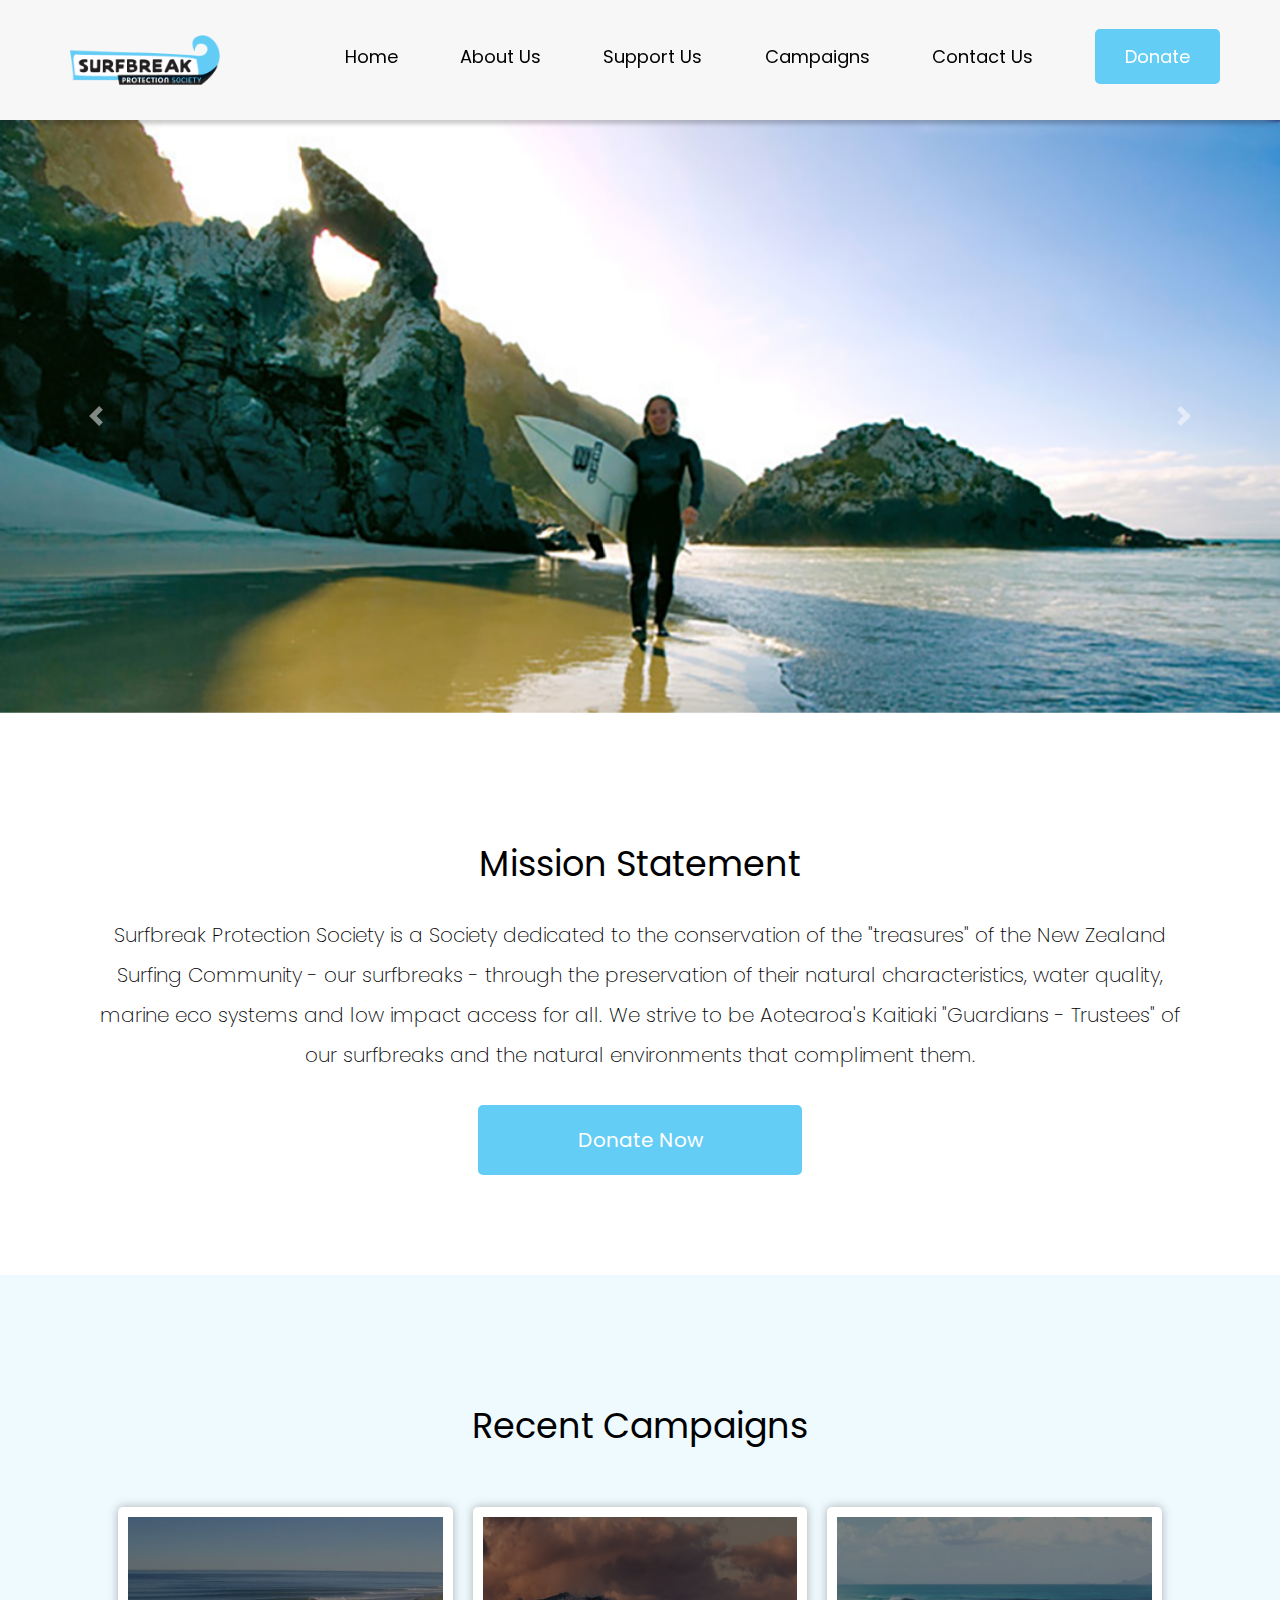
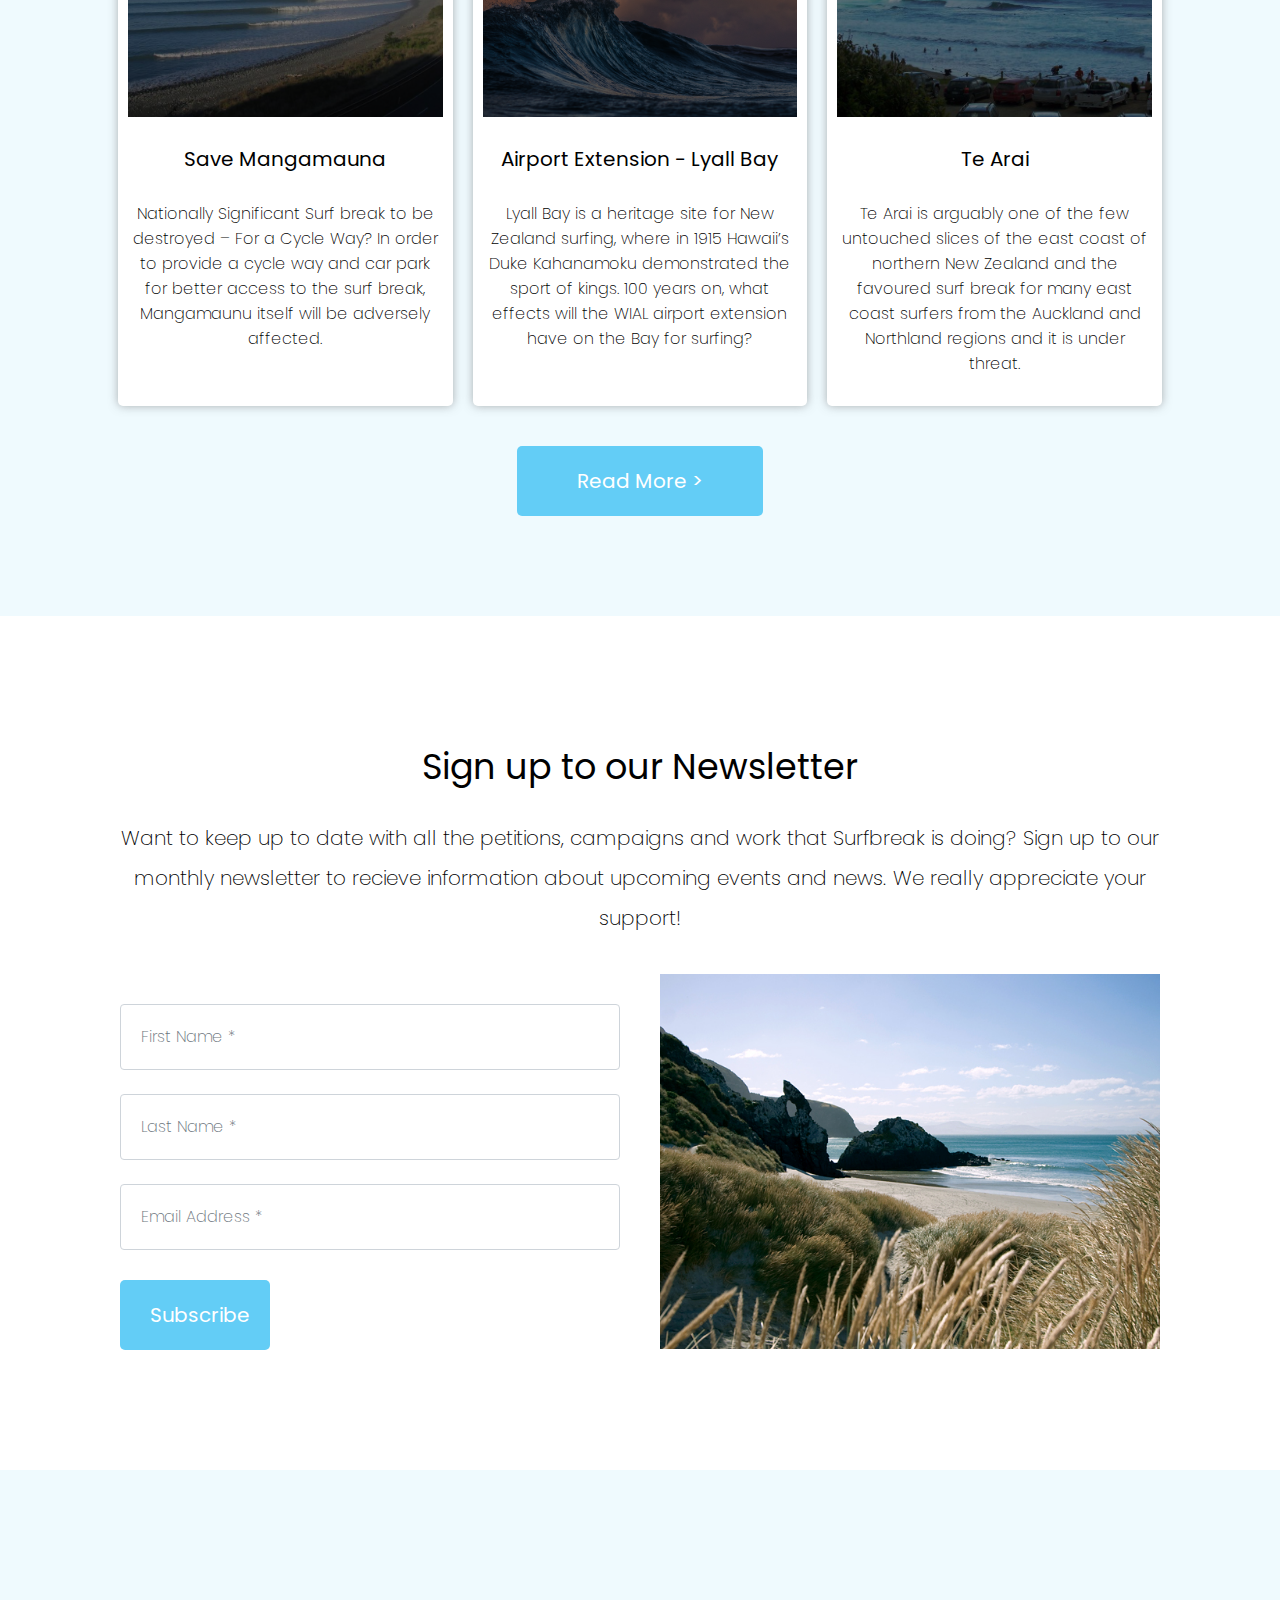
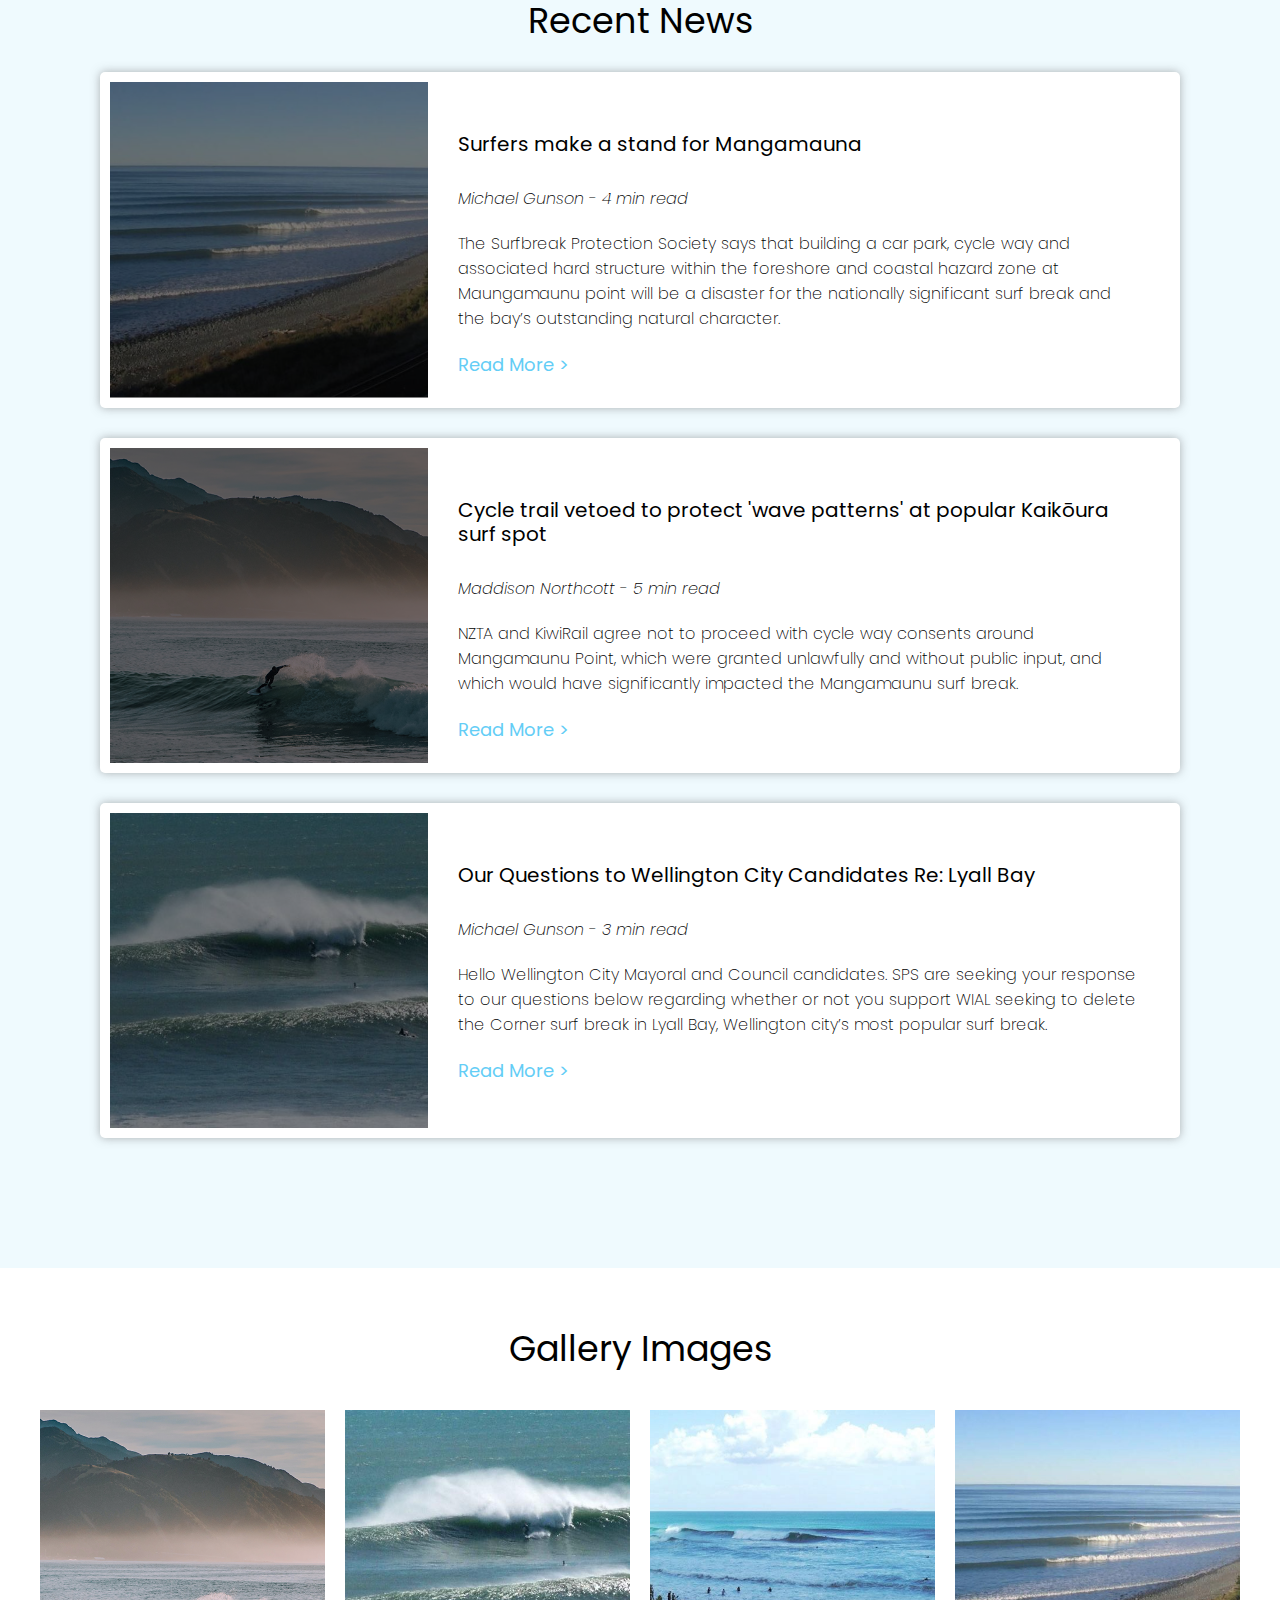
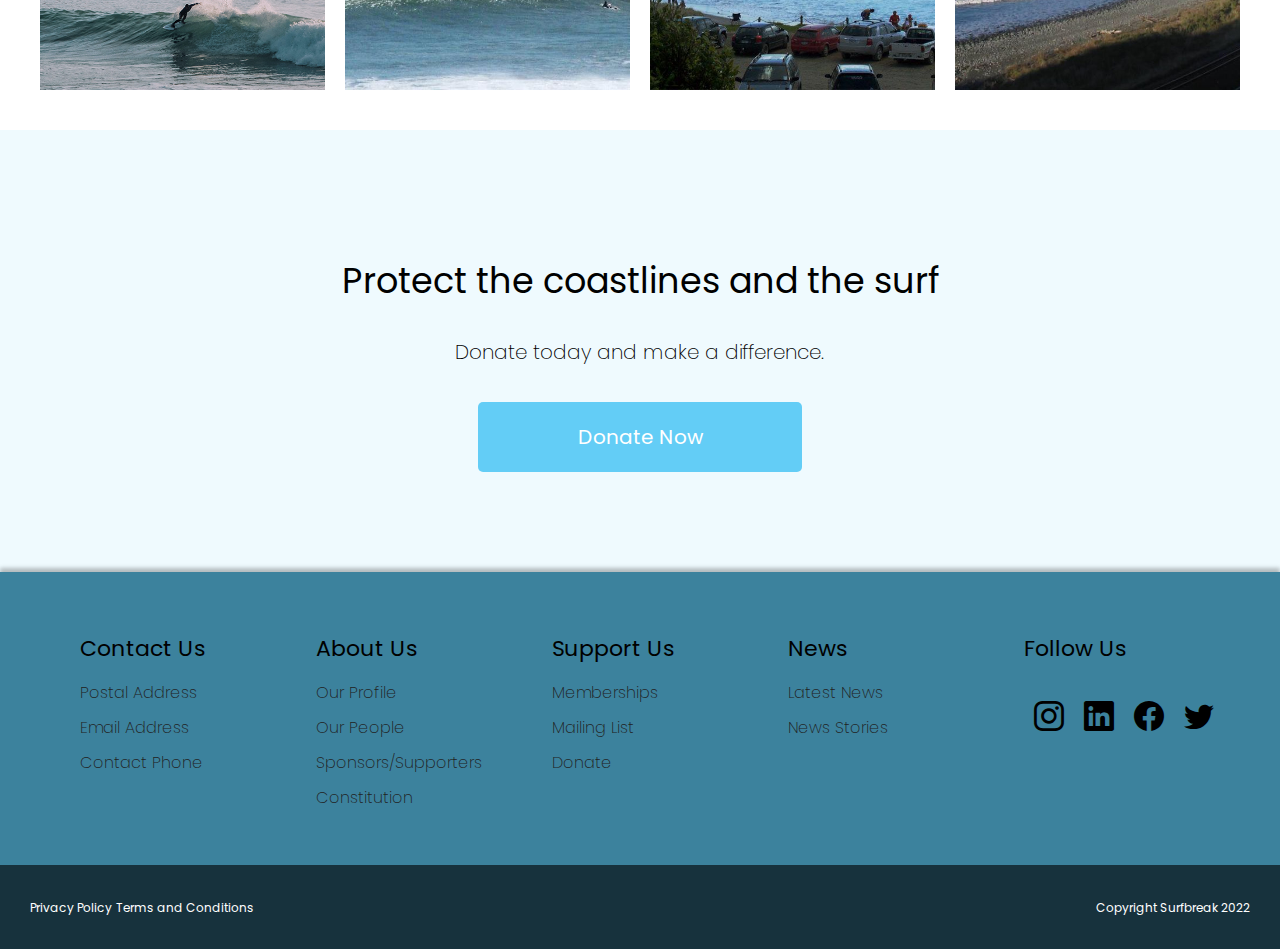
<file: index.html>
<!DOCTYPE html>
<html lang="en" dir="ltr">

<head>
  <meta charset="UTF-8">
  <meta name="viewport" content="width=device-width, initial-scale=1.0">
  <meta http-equiv="X-UA-Compatible" content="ie=edge">
  <link href="https://cdn.jsdelivr.net/npm/bootstrap@5.1.3/dist/css/bootstrap.min.css" rel="stylesheet" integrity="sha384-1BmE4kWBq78iYhFldvKuhfTAU6auU8tT94WrHftjDbrCEXSU1oBoqyl2QvZ6jIW3" crossorigin="anonymous">
  <link rel="stylesheet" href="https://cdn.jsdelivr.net/npm/bootstrap-icons@1.8.1/font/bootstrap-icons.css">
  <link rel="stylesheet" href="https://maxcdn.bootstrapcdn.com/bootstrap/4.0.0/css/bootstrap.min.css" integrity="sha384-Gn5384xqQ1aoWXA+058RXPxPg6fy4IWvTNh0E263XmFcJlSAwiGgFAW/dAiS6JXm" crossorigin="anonymous">
  <script src="https://code.jquery.com/jquery-3.2.1.slim.min.js" integrity="sha384-KJ3o2DKtIkvYIK3UENzmM7KCkRr/rE9/Qpg6aAZGJwFDMVNA/GpGFF93hXpG5KkN" crossorigin="anonymous"></script>
  <script src="https://cdnjs.cloudflare.com/ajax/libs/popper.js/1.12.9/umd/popper.min.js" integrity="sha384-ApNbgh9B+Y1QKtv3Rn7W3mgPxhU9K/ScQsAP7hUibX39j7fakFPskvXusvfa0b4Q" crossorigin="anonymous"></script>
  <script src="https://maxcdn.bootstrapcdn.com/bootstrap/4.0.0/js/bootstrap.min.js" integrity="sha384-JZR6Spejh4U02d8jOt6vLEHfe/JQGiRRSQQxSfFWpi1MquVdAyjUar5+76PVCmYl" crossorigin="anonymous"></script>
  <link rel="preconnect" href="https://fonts.googleapis.com">
  <link rel="preconnect" href="https://fonts.gstatic.com" crossorigin>
  <link href="https://fonts.googleapis.com/css2?family=Poppins:wght@200;400;500&display=swap" rel="stylesheet">
  <link rel="stylesheet" href="css/main.css">
  <title>Surfbreak Home</title>
</head>
<body>
  <!-- navigation bar -->
  <nav>
    <div id="logo">
      <a href="index.html"><img src="img/surfbreak-logo.png" alt="surfbreak logo" width="150"></a>
    </div>
    <div id="hamburger-icon">
      <i class="bi bi-list"></i>
    </div>
    <div id="nav-link-container">
      <ul>
        <li class="nav-links"><a href="index.html">Home</a></li>
        <li class="nav-links"><a href="about.html">About Us</a></li>
        <li class="nav-links"><a href="support.html">Support Us</a></li>
        <li class="nav-links"><a href="campaigns.html">Campaigns</a></li>
        <li class="nav-links"><a href="contact.html">Contact Us</a></li>
        <li class="donate"><a href="donate.html">Donate</a></li>
      </ul>
    </div>
  </nav>

  <!-- back to top button -->
  <button type="button" class="btn-to-top btn btn-floating" id="btn-back-to-top">
    <span>^</span>
  </button>

  <!-- hero section -->
  <div class="hero">
      <div id="carouselExampleIndicators" class="carousel slide" data-ride="carousel">
      <div class="carousel-inner">
          <div class="carousel-item active">
              <img class="d-block w-100" src="img/aramoana-girl.png" alt="a girl holding a surfboard in Aramoana">
          </div>
          <div class="carousel-item">
              <img class="d-block w-100" src="img/kaikoura.png" alt="Kaikoura Beach">
          </div>
          <div class="carousel-item">
              <img class="d-block w-100" src="img/wave.png" alt="Wave at Lyall Bay">
          </div>
      </div>
      <a class="carousel-control-prev" href="#carouselExampleIndicators" role="button" data-slide="prev">
          <span class="carousel-control-prev-icon" aria-hidden="true"></span>
          <span class="sr-only">Previous</span>
      </a>
      <a class="carousel-control-next" href="#carouselExampleIndicators" role="button" data-slide="next">
          <span class="carousel-control-next-icon" aria-hidden="true"></span>
          <span class="sr-only">Next</span>
      </a>
    </div>
  </div>

  <div class="section-container-2">
    <h1>Mission Statement</h1>
    <p class="pg-text">Surfbreak Protection Society is a Society dedicated to the conservation of the "treasures" of the New Zealand Surfing Community - our surfbreaks - through the preservation of their natural characteristics, water quality, marine eco systems and low impact access for all. We strive to be Aotearoa's Kaitiaki "Guardians - Trustees" of our surfbreaks and the natural environments that compliment them.</p>
    <div class="button-container">
      <a class="button" href="donate.html">Donate Now</a>
    </div>
  </div>

  <div class="section-container">
    <h2>Recent Campaigns</h2>
    <div class="recent-campaigns-container">
      <div class="card-container">
        <div class="image">
          <a href="campaigns.html">
            <img id="card-img" src="img/mangamauna.jpeg" alt="Mangamauna Beach">
          <div class="image-overlay"></div></a>
        </div>
        <h3>Save Mangamauna</h3>
        <p class="pg-sub-text">Nationally Significant Surf break to be destroyed – For a Cycle Way?   In order to provide a cycle way and car park for better access to the surf break, Mangamaunu itself will be adversely affected.</p>
      </div>
      <div class="card-container">
        <div class="image">
          <a href="campaigns.html">
            <img id="card-img" src="img/wave.png" alt="A wave breaking">
          <div class="image-overlay"></div></a>
        </div>
        <h3>Airport Extension - Lyall Bay</h3>
        <p class="pg-sub-text">Lyall Bay is a heritage site for New Zealand surfing, where in 1915 Hawaii’s Duke Kahanamoku demonstrated the sport of kings. 100 years on, what effects will the WIAL airport extension have on the Bay for surfing?</p>
      </div>
      <div class="card-container">
        <div class="image">
          <a href="campaigns.html">
            <img id="card-img" src="img/te-arai.jpeg" alt="Te Arai Beach">
          <div class="image-overlay"></div></a>
        </div>
        <h3>Te Arai</h3>
        <p class="pg-sub-text">Te Arai is arguably one of the few untouched slices of the east coast of northern New Zealand and the favoured surf break for many east coast surfers from the Auckland and Northland regions and it is under threat.</p>
      </div>
      <div class="button-container">
        <a class="button btn-campaigns" href="campaigns.html">Read More ></a>
      </div>
    </div>
  </div>

  <div class="section-container-2">
    <h2>Sign up to our Newsletter</h2>
    <p class="pg-text mobile-text">Stay connected by signing up to our newsletter.</p>
    <p class="pg-text tablet-text">Want to keep up to date with all the petitions, campaigns and work that Surfbreak is doing? Sign up to our monthly newsletter to recieve information about upcoming events and news. We really appreciate your support!</p>
    <div class="form-section">
      <div class="form-container">
        <form>
        <!-- Name input -->
          <div class="form-outline mb-4">
            <input type="text" id="form5Example1" class="form-control form-text" placeholder="First Name *" />
          </div>
          <div class="form-outline mb-4">
            <input type="text" id="form5Example1" class="form-control form-text" placeholder="Last Name *" />
          </div>
          <!-- Email input -->
          <div class="form-outline mb-4">
            <input type="email" id="form5Example2" class="form-control form-text" placeholder="Email Address *"/>
          </div>
          <!-- Submit button -->
          <div class="button-container">
            <button type="submit" class="button form-button">Subscribe</button>
          </div>
        </form>
      </div>
      <div class="image-container">
        <img src="img/aramoana-break.jpeg" alt="Aramoana Beach">
      </div>
    </div>
  </div>

  <div class="section-container">
    <h2>Recent News</h2>
    <div class="card-container-news">
      <div class="image">
        <img id="card-img" src="img/mangamauna.jpeg" alt="Mangamauna Beach">
        <div class="image-overlay"></div>
      </div>
      <div class="news-text-content">
        <h3>Surfers make a stand for Mangamauna</h3>
        <i class="pg-sub-text">Michael Gunson - 4 min read</i>
        <p class="pg-sub-text">The Surfbreak Protection Society says that building a car park, cycle way and associated hard structure within the foreshore and coastal hazard zone at Maungamaunu point will be a disaster for the nationally significant surf break and the bay’s outstanding natural character.</p>
        <a class="pg-link" href="#">Read More ></a>
      </div>
    </div>
    <div class="card-container-news">
      <div class="image">
        <img id="card-img" src="img/kaikoura.png" alt="A surfer riding a wave at Kaikoura beach">
        <div class="image-overlay"></div>
      </div>
      <div class="news-text-content">
        <h3>Cycle trail vetoed to protect 'wave patterns' at popular Kaikōura surf spot</h3>
        <i class="pg-sub-text">Maddison Northcott - 5 min read</i>
        <p class="pg-sub-text">NZTA and KiwiRail agree not to proceed with cycle way consents around Mangamaunu Point, which were granted unlawfully and without public input, and which would have significantly impacted the Mangamaunu surf break.</p>
        <a class="pg-link" href="#">Read More ></a>
      </div>
    </div>
    <div class="card-container-news">
      <div class="image">
        <img id="card-img" src="img/nz-beach.jpeg" alt="A wave at an NZ beach">
        <div class="image-overlay"></div>
      </div>
      <div class="news-text-content">
        <h3>Our Questions to Wellington City Candidates Re: Lyall Bay</h3>
        <i class="pg-sub-text">Michael Gunson - 3 min read</i>
        <p class="pg-sub-text">Hello Wellington City Mayoral and Council candidates.
        SPS are seeking your response to our questions below regarding whether or not you support WIAL seeking to delete the Corner surf break in Lyall Bay, Wellington city’s most popular surf break.</p>
        <a class="pg-link" href="#">Read More ></a>
      </div>
    </div>
  </div>

  <div class="gallery-section-container">
    <h2>Gallery Images</h2>
    <div class="gallery-container">
      <img class="gallery-img" src="img/kaikoura.png" alt="Kaikoura Beach">
      <img class="gallery-img" src="img/nz-beach.jpeg" alt="A wave at an NZ beach">
      <img class="gallery-img" src="img/te-arai.jpeg" alt="Te Arai Beach">
      <img class="gallery-img" src="img/mangamauna.jpeg" alt="Mangamauna Beach">
    </div>
  </div>

  <div class="section-container">
    <h2>Protect the coastlines and the surf</h2>
    <p class="pg-text">Donate today and make a difference.</p>
    <div class="button-container">
      <a class="button" href="donate.html">Donate Now</a>
    </div>
  </div>

  <footer>
    <div class="footer-container">
        <div class="link-container">
          <a href="contact.html" class="footer-links-main">Contact Us</a>
          <a href="contact.html#more-details" class="footer-links">Postal Address</a>
          <a href="contact.html#more-details" class="footer-links">Email Address</a>
          <a href="contact.html#more-details" class="footer-links">Contact Phone</a>
        </div>
        <div class="link-container">
          <a href="about.html" class="footer-links-main">About Us</a>
          <a href="about.html#our-profile" class="footer-links">Our Profile</a>
          <a href="about.html#our-people" class="footer-links">Our People</a>
          <a href="about.html#sponsors" class="footer-links">Sponsors/Supporters</a>
          <a href="#" class="footer-links">Constitution</a>
        </div>
        <div class="link-container">
          <a href="support.html" class="footer-links-main">Support Us</a>
          <a href="#!" class="footer-links">Memberships</a>
          <a href="support.html#mailing-list" class="footer-links">Mailing List</a>
          <a href="donate.html" class="footer-links">Donate</a>
        </div>
        <div class="link-container">
          <a href="#!" class="footer-links-main">News</a>
          <a href="#!" class="footer-links">Latest News</a>
          <a href="#!" class="footer-links">News Stories</a>
        </div>
        <div class="link-container" id="socials">
          <a href="#!" class="footer-links-main">Follow Us</a>
          <div class="link-container-socials">
            <a href="#!"><i class="bi bi-instagram social-links"></i></a>
            <a href="https://www.linkedin.com/in/michael-gunson-30b08527/#experience"><i class="bi bi-linkedin social-links"></i></a>
            <a href="https://www.facebook.com/Surfbreak-Protection-Society-158580380850950/"><i class="bi bi-facebook social-links"></i></a>
            <a href="#!"><i class="bi bi-twitter social-links"></i></a>
          </div>
        </div>
    </div>
    <div class="copyright-container">
      <div>
        <a class="footer-links-final" href="#">Privacy Policy</a>
        <a class="footer-links-final" href="#">Terms and Conditions</a>
      </div>
      <div>
        <a class="footer-links-final" href="#">Copyright Surfbreak 2022</a>
      </div>
    </div>
  </footer>

  <script src="https://code.jquery.com/jquery-3.6.0.min.js"
  integrity="sha256-/xUj+3OJU5yExlq6GSYGSHk7tPXikynS7ogEvDej/m4="
  crossorigin="anonymous"></script>
  <script src="https://cdn.jsdelivr.net/npm/bootstrap@5.1.3/dist/js/bootstrap.bundle.min.js" integrity="sha384-ka7Sk0Gln4gmtz2MlQnikT1wXgYsOg+OMhuP+IlRH9sENBO0LRn5q+8nbTov4+1p" crossorigin="anonymous"></script>
  <script src="js/script.js"></script>
</body>
</html>
</file>
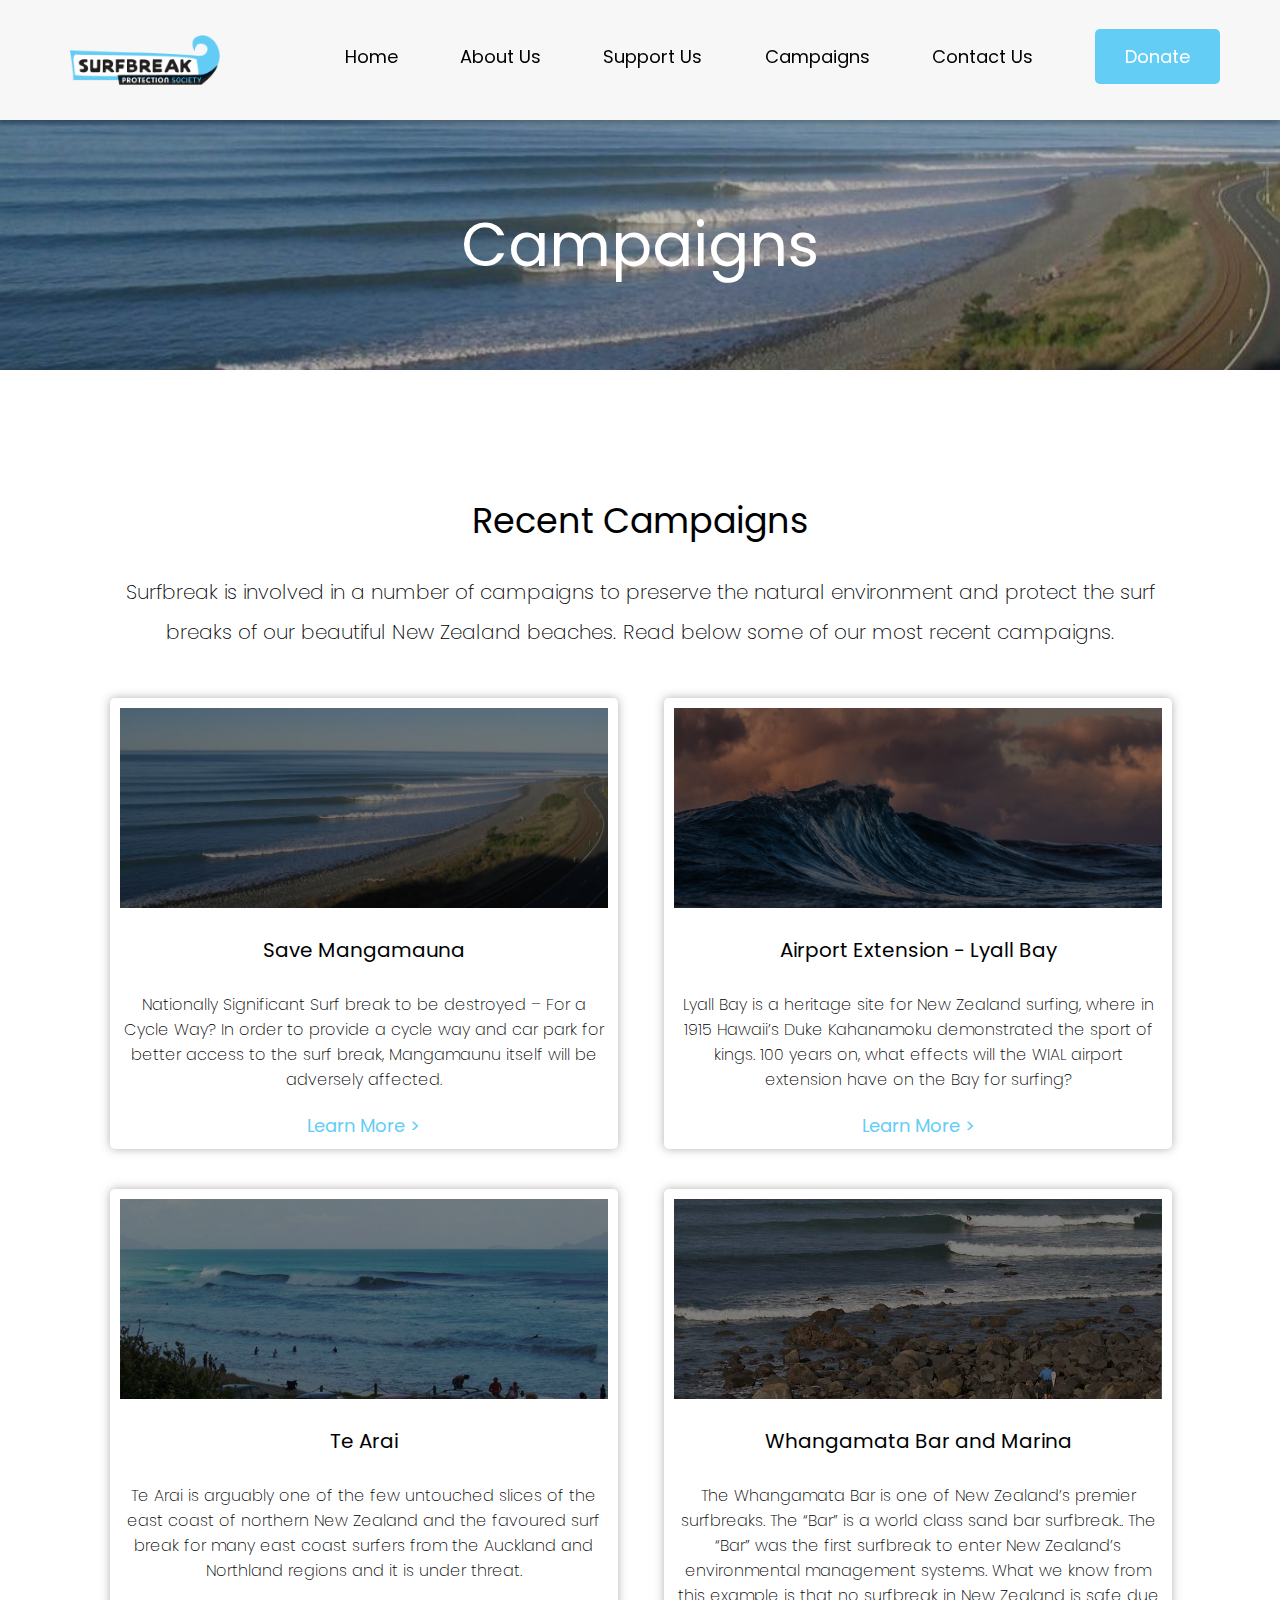
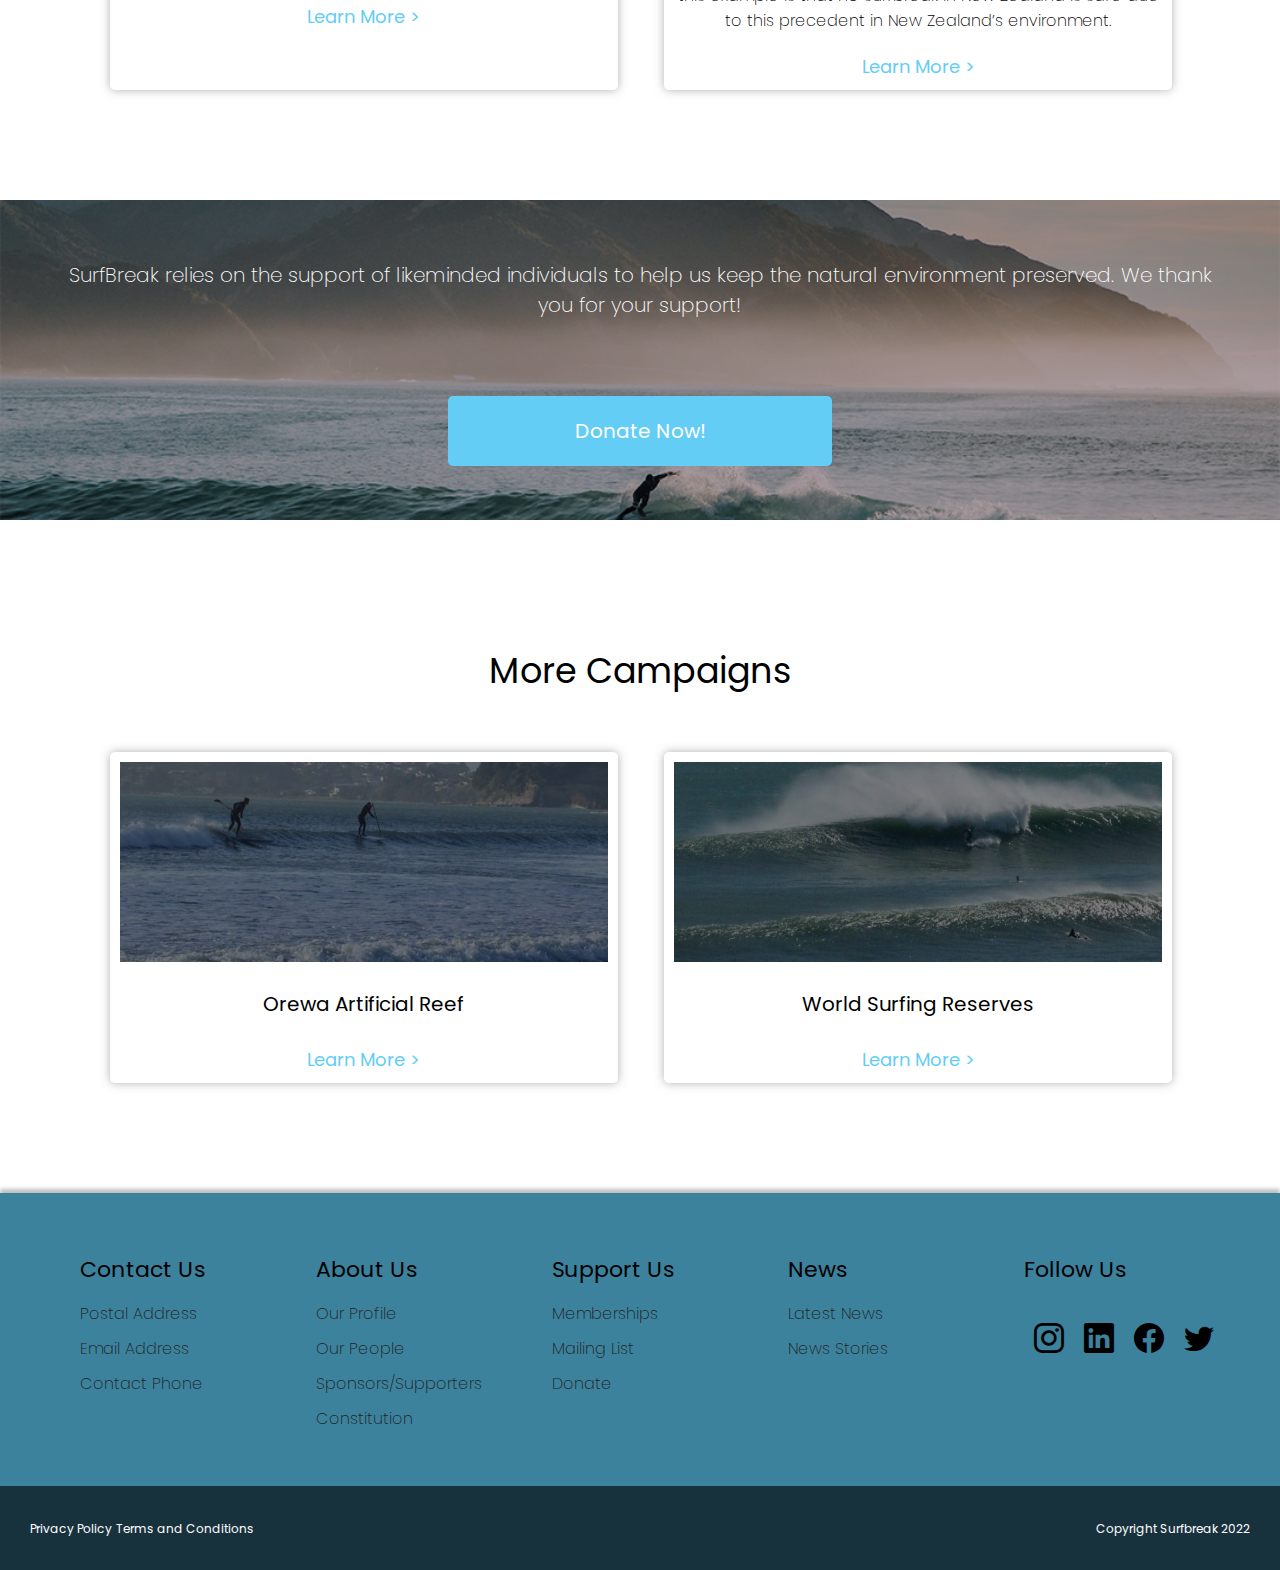
<file: campaigns.html>
<!DOCTYPE html>
<html lang="en" dir="ltr">

<head>
  <meta charset="UTF-8">
  <meta name="viewport" content="width=device-width, initial-scale=1.0">
  <meta http-equiv="X-UA-Compatible" content="ie=edge">
  <link href="https://cdn.jsdelivr.net/npm/bootstrap@5.1.3/dist/css/bootstrap.min.css" rel="stylesheet" integrity="sha384-1BmE4kWBq78iYhFldvKuhfTAU6auU8tT94WrHftjDbrCEXSU1oBoqyl2QvZ6jIW3" crossorigin="anonymous">
  <link rel="stylesheet" href="https://cdn.jsdelivr.net/npm/bootstrap-icons@1.8.1/font/bootstrap-icons.css">
  <link rel="stylesheet" href="https://maxcdn.bootstrapcdn.com/bootstrap/4.0.0/css/bootstrap.min.css" integrity="sha384-Gn5384xqQ1aoWXA+058RXPxPg6fy4IWvTNh0E263XmFcJlSAwiGgFAW/dAiS6JXm" crossorigin="anonymous">
  <script src="https://code.jquery.com/jquery-3.2.1.slim.min.js" integrity="sha384-KJ3o2DKtIkvYIK3UENzmM7KCkRr/rE9/Qpg6aAZGJwFDMVNA/GpGFF93hXpG5KkN" crossorigin="anonymous"></script>
  <script src="https://cdnjs.cloudflare.com/ajax/libs/popper.js/1.12.9/umd/popper.min.js" integrity="sha384-ApNbgh9B+Y1QKtv3Rn7W3mgPxhU9K/ScQsAP7hUibX39j7fakFPskvXusvfa0b4Q" crossorigin="anonymous"></script>
  <script src="https://maxcdn.bootstrapcdn.com/bootstrap/4.0.0/js/bootstrap.min.js" integrity="sha384-JZR6Spejh4U02d8jOt6vLEHfe/JQGiRRSQQxSfFWpi1MquVdAyjUar5+76PVCmYl" crossorigin="anonymous"></script>
  <link rel="preconnect" href="https://fonts.googleapis.com">
  <link rel="preconnect" href="https://fonts.gstatic.com" crossorigin>
  <link href="https://fonts.googleapis.com/css2?family=Poppins:wght@200;400;500&display=swap" rel="stylesheet">
  <link rel="stylesheet" href="css/main.css">
  <title>Campaigns</title>
</head>
<body>
  <!-- navigation bar -->
  <nav>
    <div id="logo">
      <a href="index.html"><img src="img/surfbreak-logo.png" alt="surfbreak logo" width="150"></a>
    </div>
    <div id="hamburger-icon">
      <i class="bi bi-list"></i>
    </div>
    <div id="nav-link-container">
      <ul>
        <li class="nav-links"><a href="index.html">Home</a></li>
        <li class="nav-links"><a href="about.html">About Us</a></li>
        <li class="nav-links"><a href="support.html">Support Us</a></li>
        <li class="nav-links"><a href="campaigns.html">Campaigns</a></li>
        <li class="nav-links"><a href="contact.html">Contact Us</a></li>
        <li class="donate"><a href="donate.html">Donate</a></li>
      </ul>
    </div>
  </nav>

  <!-- back to top button -->
  <button type="button" class="btn-to-top btn btn-floating" id="btn-back-to-top">
    <span>^</span>
  </button>

  <!-- hero -->
  <div class="hero">
    <div class="image">
      <img class="hero-img"src="img/mangamauna.jpeg" alt="Mangamauna Beach">
      <div class="image-overlay">
        <div class="image-title">Campaigns</div>
      </div>
    </div>
  </div>

  <div class="section-container-2">
      <h2>Recent Campaigns</h2>
      <p class="pg-text">Surfbreak is involved in a number of campaigns to preserve the natural environment and protect the surf breaks of our beautiful New Zealand beaches. Read below some of our most recent campaigns.</p>
    <div class="recent-campaigns-container-2">
      <div class="card-container">
        <div class="image">
          <img id="card-img" src="img/mangamauna.jpeg" alt="Mangamauna Beach">
          <div class="image-overlay"></div>
        </div>
        <h3>Save Mangamauna</h3>
        <p class="pg-sub-text">Nationally Significant Surf break to be destroyed – For a Cycle Way?   In order to provide a cycle way and car park for better access to the surf break, Mangamaunu itself will be adversely affected.</p>
        <a class="pg-link" href="#">Learn More ></a>
      </div>
      <div class="card-container">
        <div class="image">
          <img id="card-img" src="img/wave.png" alt="A wave breaking">
          <div class="image-overlay"></div>
        </div>
        <h3 class="pg-sub-header">Airport Extension - Lyall Bay</h3>
        <p class="pg-sub-text">Lyall Bay is a heritage site for New Zealand surfing, where in 1915 Hawaii’s Duke Kahanamoku demonstrated the sport of kings. 100 years on, what effects will the WIAL airport extension have on the Bay for surfing?</p>
        <a class="pg-link" href="#">Learn More ></a>
      </div>
      <div class="card-container">
        <div class="image">
          <img id="card-img" src="img/te-arai.jpeg" alt="Te Arai Beach">
          <div class="image-overlay"></div>
        </div>
        <h3>Te Arai</h3>
        <p class="pg-sub-text">Te Arai is arguably one of the few untouched slices of the east coast of northern New Zealand and the favoured surf break for many east coast surfers from the Auckland and Northland regions and it is under threat.</p>
        <a class="pg-link" href="#">Learn More ></a>
      </div>
      <div class="card-container">
        <div class="image">
          <img id="card-img" src="img/arawhata.jpeg" alt="Arawhata Beach Waves">
          <div class="image-overlay"></div>
        </div>
        <h3>Whangamata Bar and Marina</h3>
        <p class="pg-sub-text">The Whangamata Bar is one of New Zealand’s premier surfbreaks. The “Bar” is a world class sand bar surfbreak.. The “Bar” was the first surfbreak to enter New Zealand’s environmental management systems. What we know from this example is that no surfbreak in New Zealand is safe due to this precedent in New Zealand’s environment.</p>
        <a class="pg-link" href="#">Learn More ></a>
      </div>
    </div>
  </div>

  <div class="hero">
    <div class="image">
      <img class="bg-img"src="img/kaikoura.png" alt="A beach at Kaikoura, New Zealand">
      <div class="image-overlay">
        <div class="img-text">
          <p>SurfBreak relies on the support of likeminded individuals to help us keep the natural environment preserved. We thank you for your support!</p>
        </div>
        <div class="button-container">
          <a class="button" href="donate.html">Donate Now!</a>
        </div>
      </div>
    </div>
  </div>

  <div class="section-container-2">
    <h2>More Campaigns</h2>
    <div class="recent-campaigns-container-2">
      <div class="card-container">
        <div class="image">
          <img id="card-img" src="img/orewa.jpeg" alt="Two people stand up paddleboarding at Orewa Beach">
          <div class="image-overlay"></div>
        </div>
        <h3>Orewa Artificial Reef</h3>
        <a class="pg-link" href="#">Learn More ></a>
      </div>
      <div class="card-container">
        <div class="image">
          <img id="card-img" src="img/nz-beach.jpeg" alt="Surfers at a New Zealand Beach">
          <div class="image-overlay"></div>
        </div>
        <h3>World Surfing Reserves</h3>
        <a class="pg-link" href="#">Learn More ></a>
      </div>
    </div>
  </div>


  <!-- footer -->
  <footer>
    <div class="footer-container">
        <div class="link-container">
          <a href="contact.html" class="footer-links-main">Contact Us</a>
          <a href="contact.html#more-details" class="footer-links">Postal Address</a>
          <a href="contact.html#more-details" class="footer-links">Email Address</a>
          <a href="contact.html#more-details" class="footer-links">Contact Phone</a>
        </div>
        <div class="link-container">
          <a href="about.html" class="footer-links-main">About Us</a>
          <a href="about.html#our-profile" class="footer-links">Our Profile</a>
          <a href="about.html#our-people" class="footer-links">Our People</a>
          <a href="about.html#sponsors" class="footer-links">Sponsors/Supporters</a>
          <a href="#" class="footer-links">Constitution</a>
        </div>
        <div class="link-container">
          <a href="support.html" class="footer-links-main">Support Us</a>
          <a href="#!" class="footer-links">Memberships</a>
          <a href="support.html#mailing-list" class="footer-links">Mailing List</a>
          <a href="donate.html" class="footer-links">Donate</a>
        </div>
        <div class="link-container">
          <a href="#!" class="footer-links-main">News</a>
          <a href="#!" class="footer-links">Latest News</a>
          <a href="#!" class="footer-links">News Stories</a>
        </div>
        <div class="link-container" id="socials">
          <a href="#!" class="footer-links-main">Follow Us</a>
          <div class="link-container-socials">
            <a href="#!"><i class="bi bi-instagram social-links"></i></a>
            <a href="https://www.linkedin.com/in/michael-gunson-30b08527/#experience"><i class="bi bi-linkedin social-links"></i></a>
            <a href="https://www.facebook.com/Surfbreak-Protection-Society-158580380850950/"><i class="bi bi-facebook social-links"></i></a>
            <a href="#!"><i class="bi bi-twitter social-links"></i></a>
          </div>
        </div>
    </div>
    <div class="copyright-container">
      <div>
        <a class="footer-links-final" href="#">Privacy Policy</a>
        <a class="footer-links-final" href="#">Terms and Conditions</a>
      </div>
      <div>
        <a class="footer-links-final" href="#">Copyright Surfbreak 2022</a>
      </div>
    </div>
  </footer>

  <script src="https://code.jquery.com/jquery-3.6.0.min.js"
  integrity="sha256-/xUj+3OJU5yExlq6GSYGSHk7tPXikynS7ogEvDej/m4="
  crossorigin="anonymous"></script>
  <script src="https://cdn.jsdelivr.net/npm/bootstrap@5.1.3/dist/js/bootstrap.bundle.min.js" integrity="sha384-ka7Sk0Gln4gmtz2MlQnikT1wXgYsOg+OMhuP+IlRH9sENBO0LRn5q+8nbTov4+1p" crossorigin="anonymous"></script>
  <script src="js/script.js"></script>
</body>
</html>
</file>
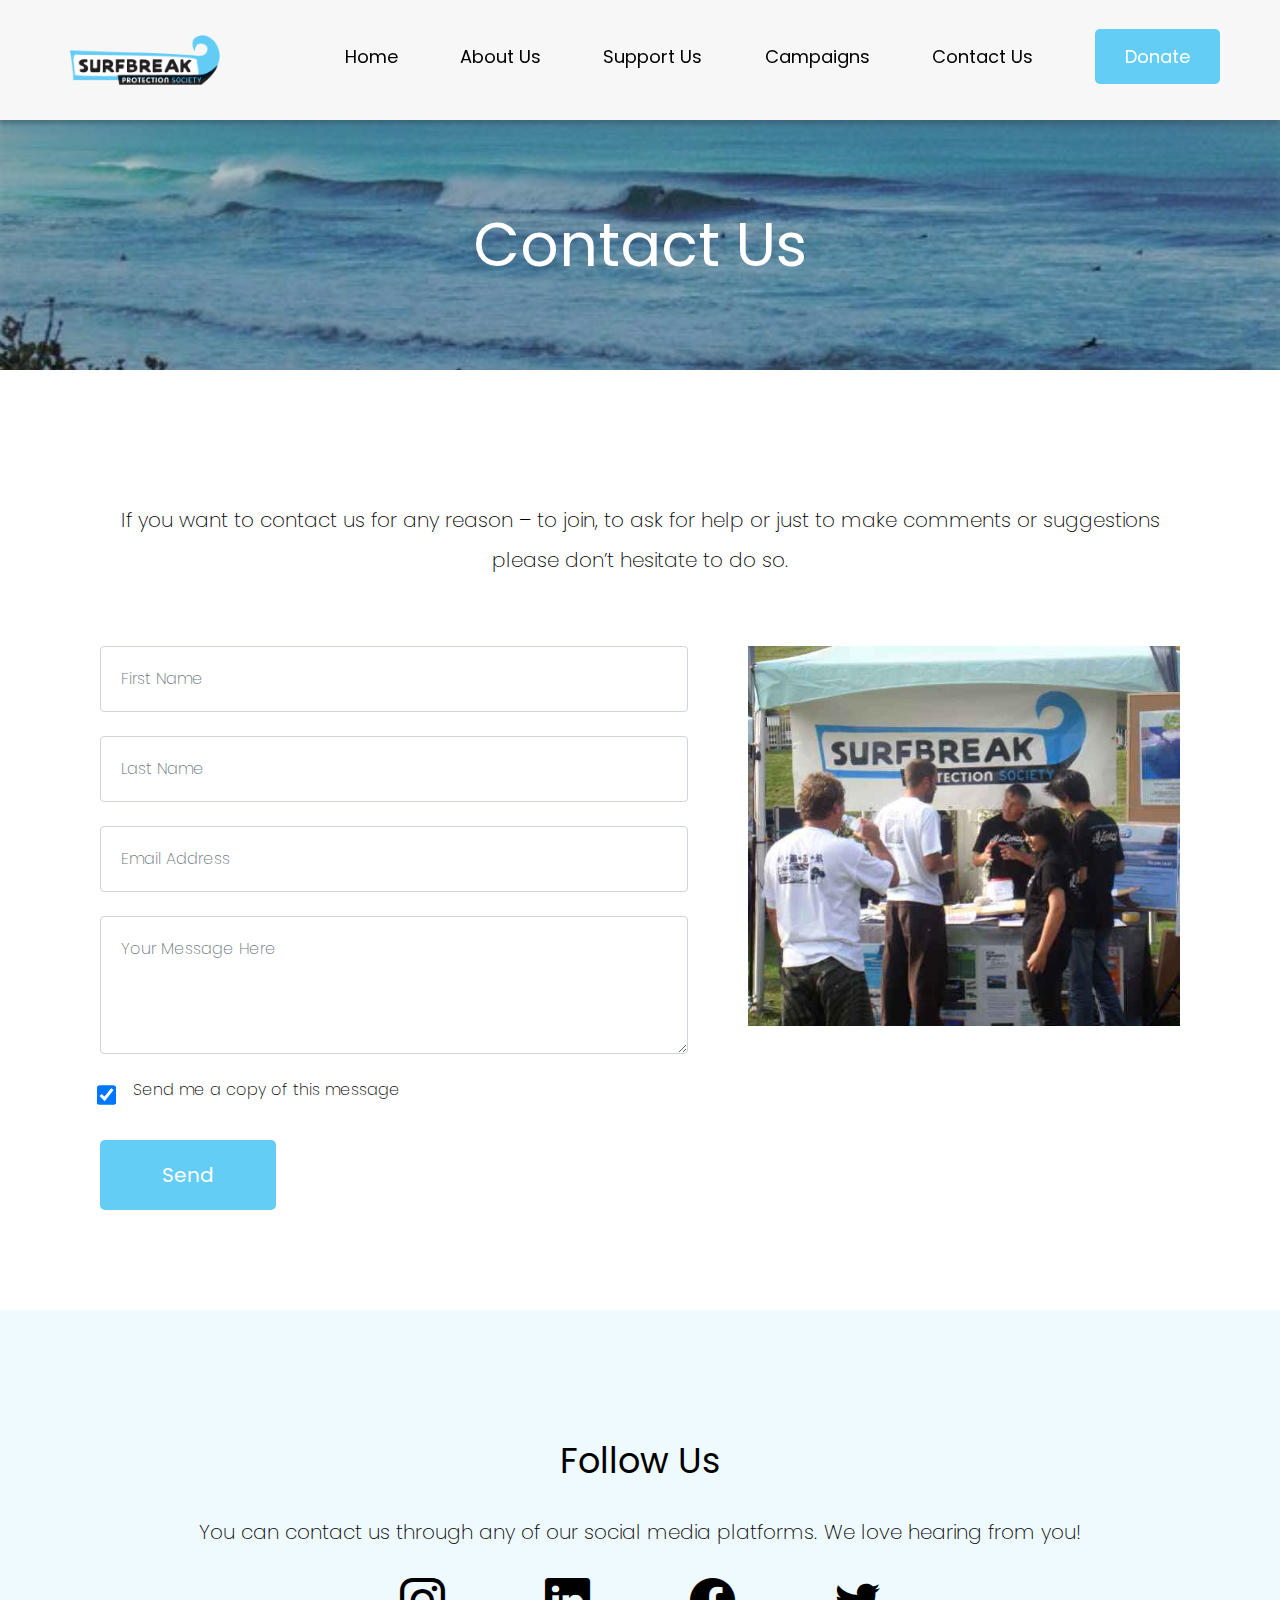
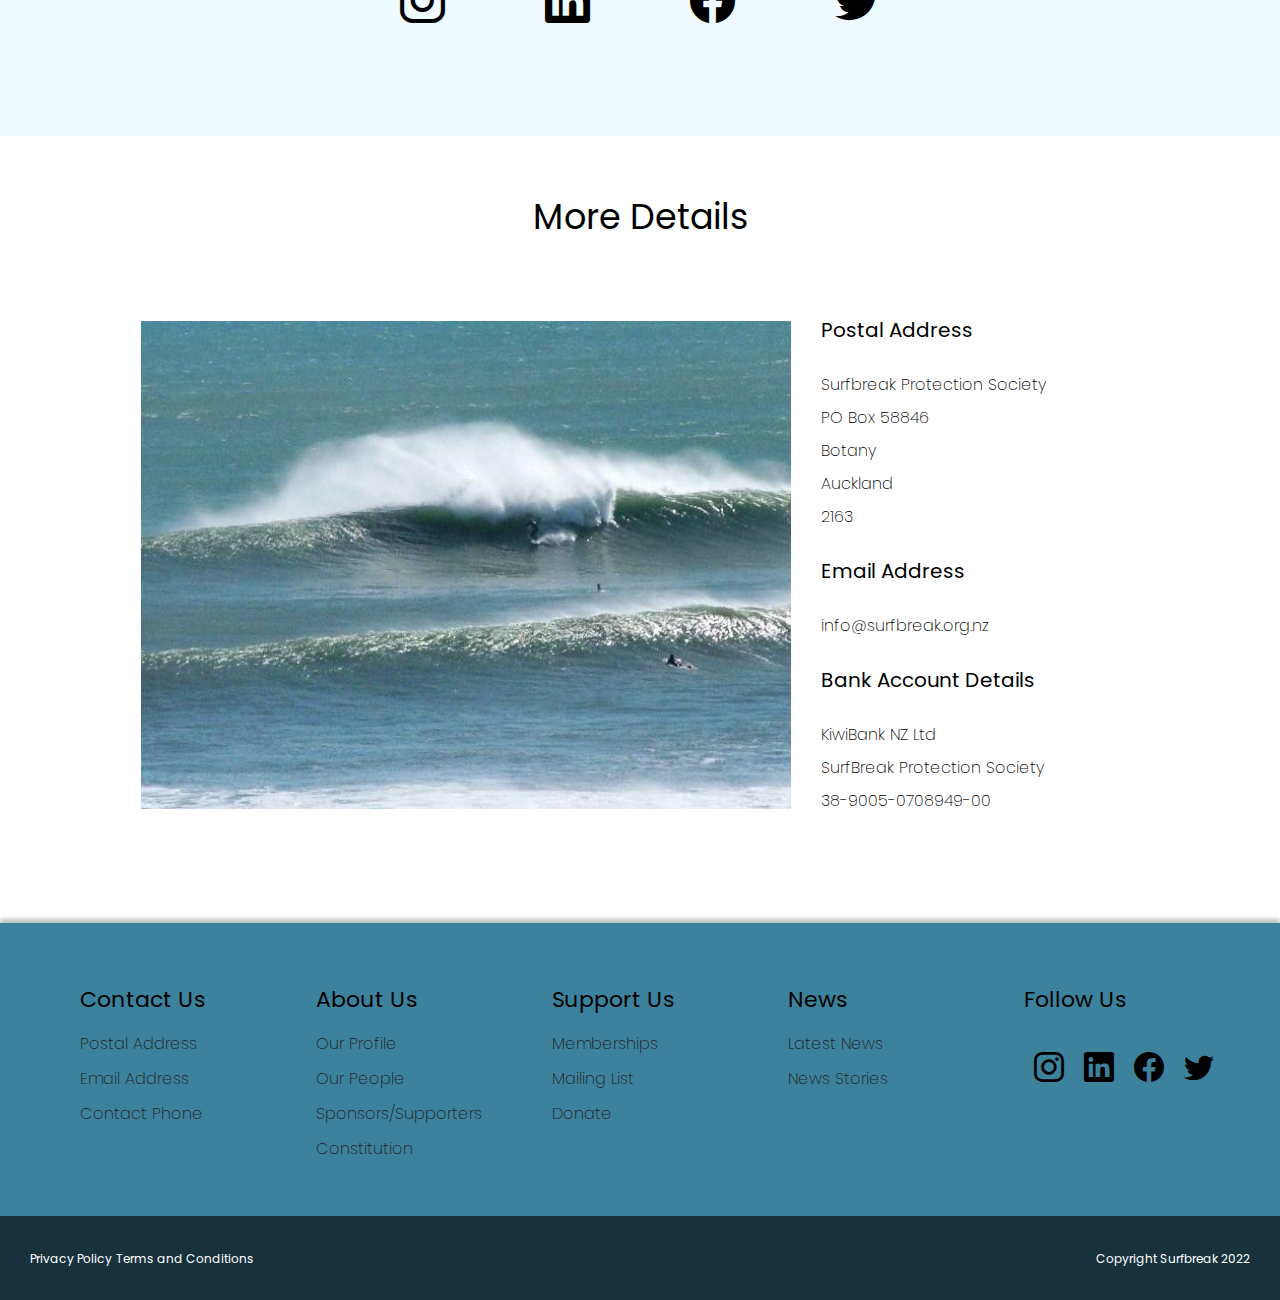
<file: contact.html>
<!DOCTYPE html>
<html lang="en" dir="ltr">

<head>
  <meta charset="UTF-8">
  <meta name="viewport" content="width=device-width, initial-scale=1.0">
  <meta http-equiv="X-UA-Compatible" content="ie=edge">
  <link href="https://cdn.jsdelivr.net/npm/bootstrap@5.1.3/dist/css/bootstrap.min.css" rel="stylesheet" integrity="sha384-1BmE4kWBq78iYhFldvKuhfTAU6auU8tT94WrHftjDbrCEXSU1oBoqyl2QvZ6jIW3" crossorigin="anonymous">
  <link rel="stylesheet" href="https://cdn.jsdelivr.net/npm/bootstrap-icons@1.8.1/font/bootstrap-icons.css">
  <link rel="stylesheet" href="https://maxcdn.bootstrapcdn.com/bootstrap/4.0.0/css/bootstrap.min.css" integrity="sha384-Gn5384xqQ1aoWXA+058RXPxPg6fy4IWvTNh0E263XmFcJlSAwiGgFAW/dAiS6JXm" crossorigin="anonymous">
  <script src="https://code.jquery.com/jquery-3.2.1.slim.min.js" integrity="sha384-KJ3o2DKtIkvYIK3UENzmM7KCkRr/rE9/Qpg6aAZGJwFDMVNA/GpGFF93hXpG5KkN" crossorigin="anonymous"></script>
  <script src="https://cdnjs.cloudflare.com/ajax/libs/popper.js/1.12.9/umd/popper.min.js" integrity="sha384-ApNbgh9B+Y1QKtv3Rn7W3mgPxhU9K/ScQsAP7hUibX39j7fakFPskvXusvfa0b4Q" crossorigin="anonymous"></script>
  <script src="https://maxcdn.bootstrapcdn.com/bootstrap/4.0.0/js/bootstrap.min.js" integrity="sha384-JZR6Spejh4U02d8jOt6vLEHfe/JQGiRRSQQxSfFWpi1MquVdAyjUar5+76PVCmYl" crossorigin="anonymous"></script>
  <link rel="preconnect" href="https://fonts.googleapis.com">
  <link rel="preconnect" href="https://fonts.gstatic.com" crossorigin>
  <link href="https://fonts.googleapis.com/css2?family=Poppins:wght@200;400;500&display=swap" rel="stylesheet">
  <link rel="stylesheet" href="css/main.css">
  <title>Contact Us</title>
</head>
<body>
  <!-- navigation bar -->
  <nav>
    <div id="logo">
      <a href="index.html"><img src="img/surfbreak-logo.png" alt="surfbreak logo" width="150"></a>
    </div>
    <div id="hamburger-icon">
      <i class="bi bi-list"></i>
    </div>
    <div id="nav-link-container">
      <ul>
        <li class="nav-links"><a href="index.html">Home</a></li>
        <li class="nav-links"><a href="about.html">About Us</a></li>
        <li class="nav-links"><a href="support.html">Support Us</a></li>
        <li class="nav-links"><a href="campaigns.html">Campaigns</a></li>
        <li class="nav-links"><a href="contact.html">Contact Us</a></li>
        <li class="donate"><a href="donate.html">Donate</a></li>
      </ul>
    </div>
  </nav>

  <!-- back to top button -->
  <button type="button" class="btn-to-top btn btn-floating" id="btn-back-to-top">
    <span>^</span>
  </button>

  <!-- hero -->
  <div class="hero">
    <div class="image">
      <img class="hero-img"src="img/te-arai.jpeg" alt="Surfers at a New Zealand beach">
      <div class="image-overlay">
        <div class="image-title">Contact Us</div>
      </div>
    </div>
  </div>

  <div class="section-container-2">
    <p class="pg-text top-text">If you want to contact us for any reason – to join, to ask for help or just to make comments or suggestions please don’t hesitate to do so.</p>
    <div class="contact-form-section">
      <div class="contact-form">
        <form>
        <!-- Name input -->
          <div class="form-outline mb-4">
            <input type="text" id="form4Example1" class="form-control form-text" placeholder="First Name"/>
          </div>
          <div class="form-outline mb-4">
            <input type="text" id="form4Example1" class="form-control form-text" placeholder="Last Name"/>
          </div>
          <!-- Email input -->
          <div class="form-outline mb-4">
            <input type="email" id="form4Example2" class="form-control form-text" placeholder="Email Address"/>
          </div>
          <!-- Message input -->
          <div class="form-outline mb-4">
            <textarea class="form-control form-text" id="form4Example3" rows="4" placeholder="Your Message Here"></textarea>
          </div>
          <!-- Checkbox -->
          <div class="checkbox-section mb-2">
            <input type="checkbox" id="check-box" name="mailing-list" checked>
            <label for="mailing-list" id="sign-up">Send me a copy of this message</label>
          </div>
          <!-- Submit button -->
          <div class="button-container">
            <button type="submit" class="button form-button">Send</button>
          </div>
        </form>
      </div>
      <div class="contact-img">
        <img id="section-img-2" src="img/surfbreak-people.jpeg" alt="Surbreak people holding a fundraising event">
      </div>
    </div>
  </div>

  <div class="section-container">
    <div class="padding-container">
      <h2>Follow Us</h2>
      <p class="pg-text">You can contact us through any of our social media platforms. We love hearing from you!</p>
      <div class="link-container-socials">
        <a href="#!"><i class="bi bi-instagram social-links"></i></a>
        <a href="#!"><i class="bi bi-linkedin social-links"></i></a>
        <a href="#!"><i class="bi bi-facebook social-links"></i></a>
        <a href="#!"><i class="bi bi-twitter social-links"></i></a>
      </div>
    </div>
  </div>

  <div class="section-container-3">
    <h2 id="more-details">More Details</h2>
    <div class="more-details-section">
      <div class="details-container">
        <div class="details">
          <h3>Postal Address</h3>
          <p class="pg-sub-text">Surfbreak Protection Society</p>
          <p class="pg-sub-text">PO Box 58846</p>
          <p class="pg-sub-text">Botany</p>
          <p class="pg-sub-text">Auckland</p>
          <p class="pg-sub-text">2163</p>
        </div>
        <div class="details">
          <h3>Email Address</h3>
          <p class="pg-sub-text">info@surfbreak.org.nz</p>
        </div>
        <div class="details">
          <h3>Bank Account Details</h3>
          <p class="pg-sub-text">KiwiBank NZ Ltd</p>
          <p class="pg-sub-text">SurfBreak Protection Society</p>
          <p class="pg-sub-text">38-9005-0708949-00</p>
        </div>
      </div>
      <div class="details-img">
        <img id="section-img-2"src="img/nz-beach.jpeg" alt="Waves at a New Zealand Beach">
      </div>
    </div>
  </div>


  <!-- footer -->
  <footer>
    <div class="footer-container">
        <div class="link-container">
          <a href="contact.html" class="footer-links-main">Contact Us</a>
          <a href="contact.html#more-details" class="footer-links">Postal Address</a>
          <a href="contact.html#more-details" class="footer-links">Email Address</a>
          <a href="contact.html#more-details" class="footer-links">Contact Phone</a>
        </div>
        <div class="link-container">
          <a href="about.html" class="footer-links-main">About Us</a>
          <a href="about.html#our-profile" class="footer-links">Our Profile</a>
          <a href="about.html#our-people" class="footer-links">Our People</a>
          <a href="about.html#sponsors" class="footer-links">Sponsors/Supporters</a>
          <a href="#" class="footer-links">Constitution</a>
        </div>
        <div class="link-container">
          <a href="support.html" class="footer-links-main">Support Us</a>
          <a href="#!" class="footer-links">Memberships</a>
          <a href="support.html#mailing-list" class="footer-links">Mailing List</a>
          <a href="donate.html" class="footer-links">Donate</a>
        </div>
        <div class="link-container">
          <a href="#!" class="footer-links-main">News</a>
          <a href="#!" class="footer-links">Latest News</a>
          <a href="#!" class="footer-links">News Stories</a>
        </div>
        <div class="link-container" id="socials">
          <a href="#!" class="footer-links-main">Follow Us</a>
          <div class="link-container-socials">
            <a href="#!"><i class="bi bi-instagram social-links"></i></a>
            <a href="https://www.linkedin.com/in/michael-gunson-30b08527/#experience"><i class="bi bi-linkedin social-links"></i></a>
            <a href="https://www.facebook.com/Surfbreak-Protection-Society-158580380850950/"><i class="bi bi-facebook social-links"></i></a>
            <a href="#!"><i class="bi bi-twitter social-links"></i></a>
          </div>
        </div>
    </div>
    <div class="copyright-container">
      <div>
        <a class="footer-links-final" href="#">Privacy Policy</a>
        <a class="footer-links-final" href="#">Terms and Conditions</a>
      </div>
      <div>
        <a class="footer-links-final" href="#">Copyright Surfbreak 2022</a>
      </div>
    </div>
  </footer>

  <script src="https://code.jquery.com/jquery-3.6.0.min.js"
  integrity="sha256-/xUj+3OJU5yExlq6GSYGSHk7tPXikynS7ogEvDej/m4="
  crossorigin="anonymous"></script>
  <script src="https://cdn.jsdelivr.net/npm/bootstrap@5.1.3/dist/js/bootstrap.bundle.min.js" integrity="sha384-ka7Sk0Gln4gmtz2MlQnikT1wXgYsOg+OMhuP+IlRH9sENBO0LRn5q+8nbTov4+1p" crossorigin="anonymous"></script>
  <script src="js/script.js"></script>
</body>
</html>
</file>
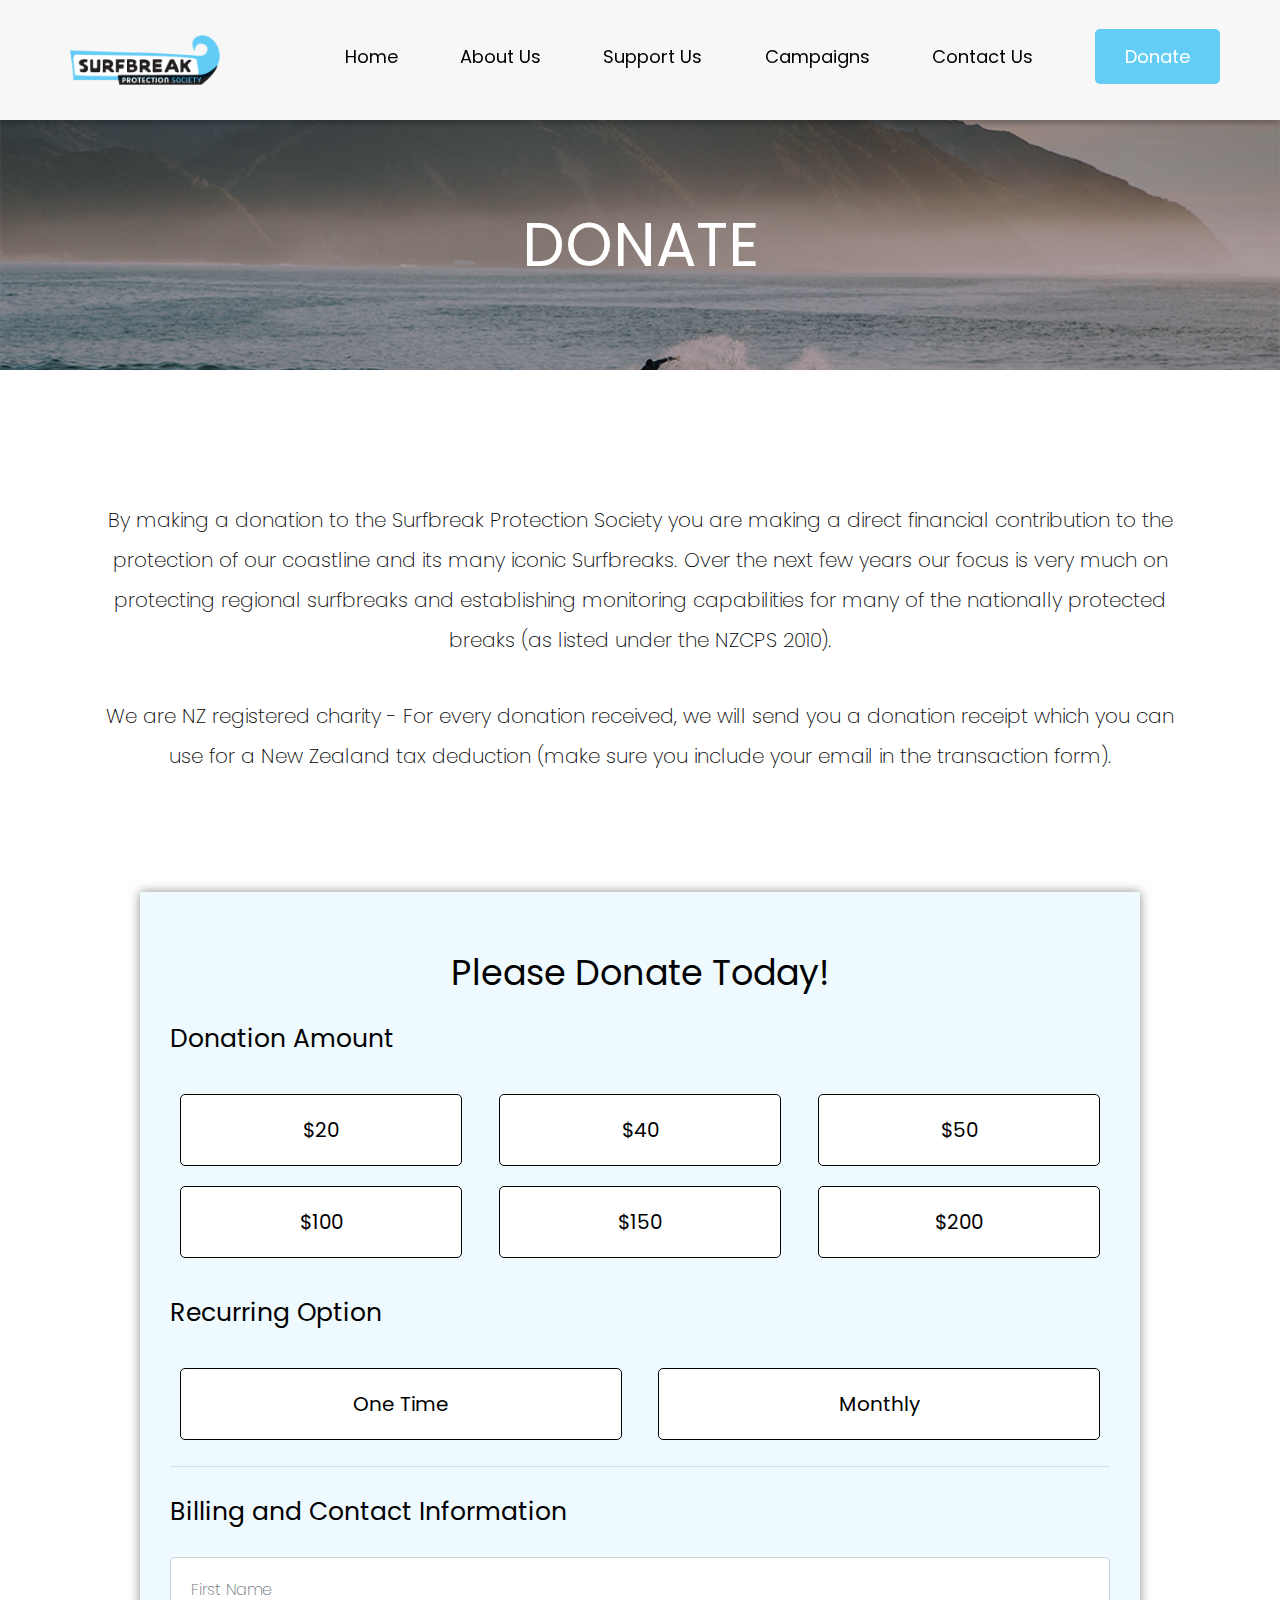
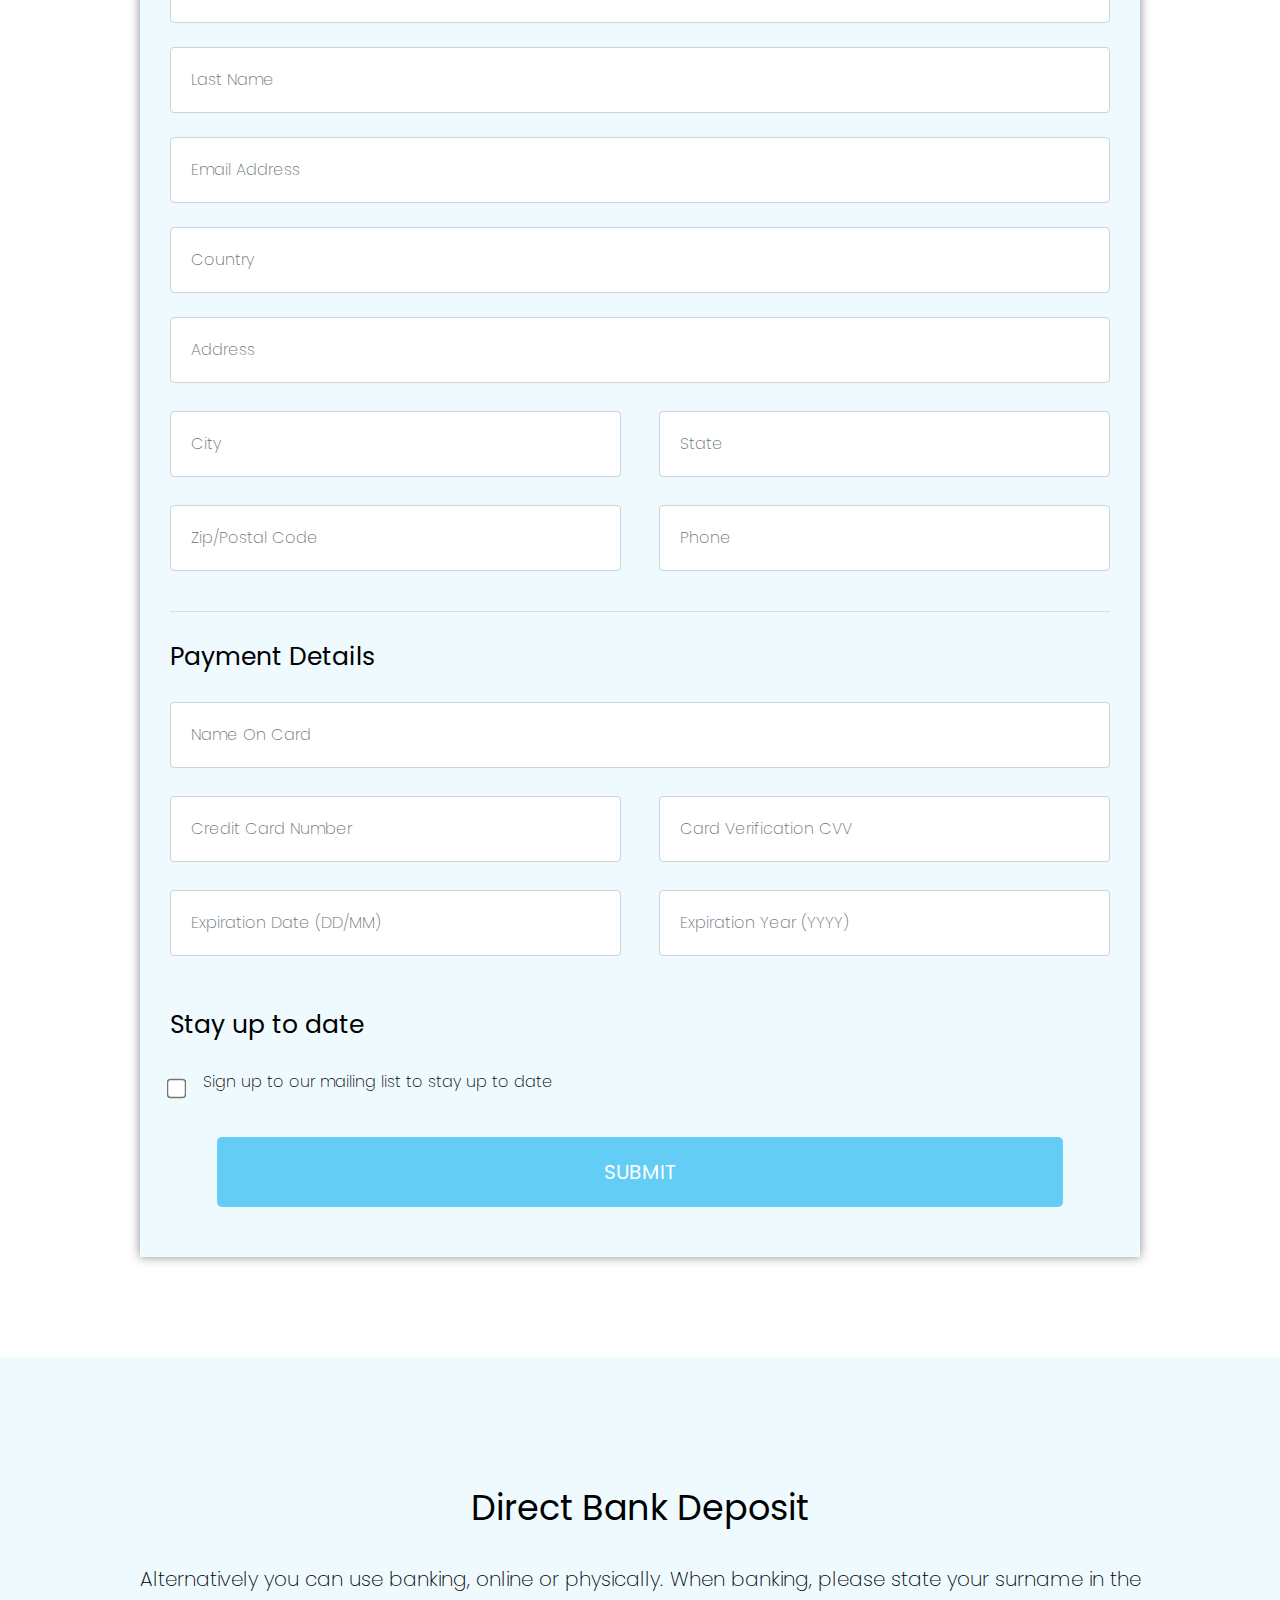
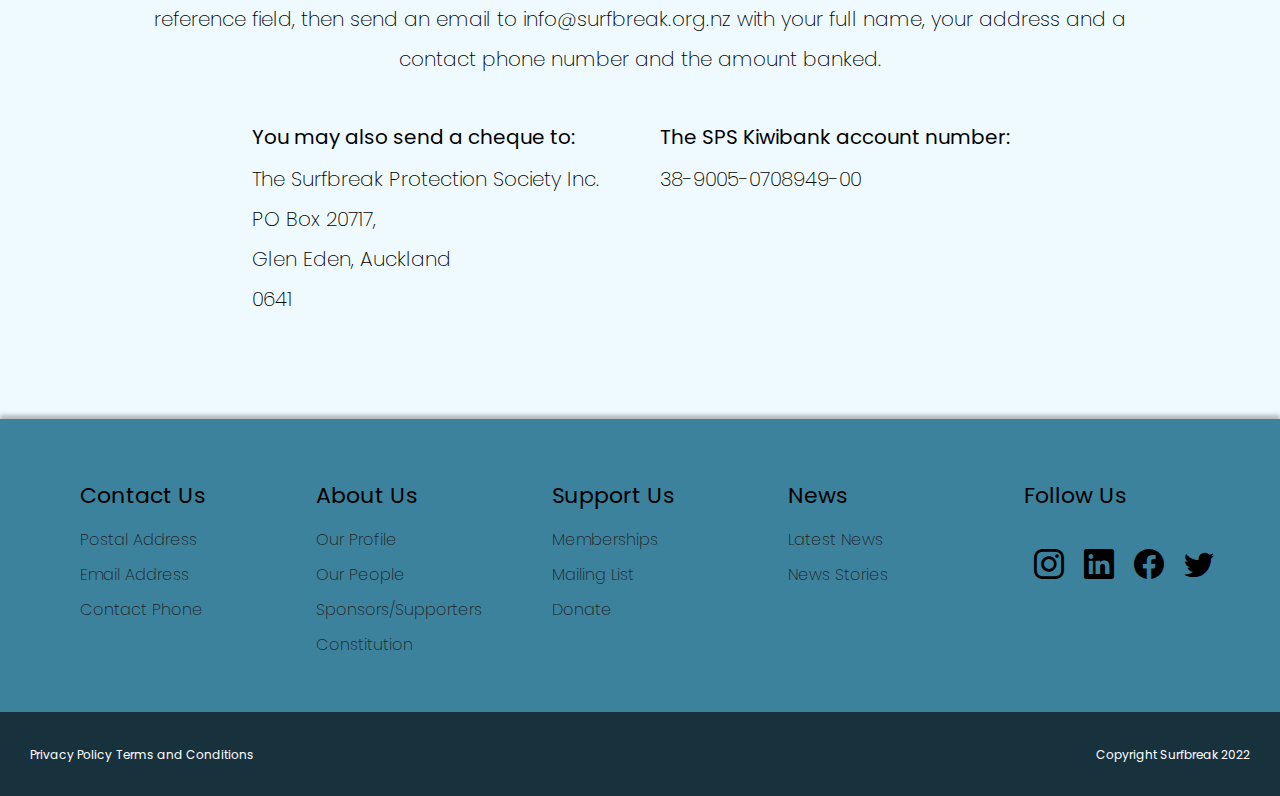
<file: donate.html>
<!DOCTYPE html>
<html lang="en" dir="ltr">

<head>
  <meta charset="UTF-8">
  <meta name="viewport" content="width=device-width, initial-scale=1.0">
  <meta http-equiv="X-UA-Compatible" content="ie=edge">
  <link href="https://cdn.jsdelivr.net/npm/bootstrap@5.1.3/dist/css/bootstrap.min.css" rel="stylesheet" integrity="sha384-1BmE4kWBq78iYhFldvKuhfTAU6auU8tT94WrHftjDbrCEXSU1oBoqyl2QvZ6jIW3" crossorigin="anonymous">
  <link rel="stylesheet" href="https://cdn.jsdelivr.net/npm/bootstrap-icons@1.8.1/font/bootstrap-icons.css">
  <link rel="stylesheet" href="https://maxcdn.bootstrapcdn.com/bootstrap/4.0.0/css/bootstrap.min.css" integrity="sha384-Gn5384xqQ1aoWXA+058RXPxPg6fy4IWvTNh0E263XmFcJlSAwiGgFAW/dAiS6JXm" crossorigin="anonymous">
  <script src="https://code.jquery.com/jquery-3.2.1.slim.min.js" integrity="sha384-KJ3o2DKtIkvYIK3UENzmM7KCkRr/rE9/Qpg6aAZGJwFDMVNA/GpGFF93hXpG5KkN" crossorigin="anonymous"></script>
  <script src="https://cdnjs.cloudflare.com/ajax/libs/popper.js/1.12.9/umd/popper.min.js" integrity="sha384-ApNbgh9B+Y1QKtv3Rn7W3mgPxhU9K/ScQsAP7hUibX39j7fakFPskvXusvfa0b4Q" crossorigin="anonymous"></script>
  <script src="https://maxcdn.bootstrapcdn.com/bootstrap/4.0.0/js/bootstrap.min.js" integrity="sha384-JZR6Spejh4U02d8jOt6vLEHfe/JQGiRRSQQxSfFWpi1MquVdAyjUar5+76PVCmYl" crossorigin="anonymous"></script>
  <link rel="preconnect" href="https://fonts.googleapis.com">
  <link rel="preconnect" href="https://fonts.gstatic.com" crossorigin>
  <link href="https://fonts.googleapis.com/css2?family=Poppins:wght@200;400;500&display=swap" rel="stylesheet">
  <link rel="stylesheet" href="css/main.css">
  <title>Donate</title>
</head>
<body>
  <!-- navigation bar -->
  <nav>
    <div id="logo">
      <a href="index.html"><img src="img/surfbreak-logo.png" alt="surfbreak logo" width="150"></a>
    </div>
    <div id="hamburger-icon">
      <i class="bi bi-list"></i>
    </div>
    <div id="nav-link-container">
      <ul>
        <li class="nav-links"><a href="index.html">Home</a></li>
        <li class="nav-links"><a href="about.html">About Us</a></li>
        <li class="nav-links"><a href="support.html">Support Us</a></li>
        <li class="nav-links"><a href="campaigns.html">Campaigns</a></li>
        <li class="nav-links"><a href="contact.html">Contact Us</a></li>
        <li class="donate"><a href="donate.html">Donate</a></li>
      </ul>
    </div>
  </nav>

  <!-- back to top button -->
  <button type="button" class="btn-to-top btn btn-floating" id="btn-back-to-top">
    <span>^</span>
  </button>

  <!-- hero -->
  <div class="hero">
    <div class="image">
      <img class="hero-img"src="img/kaikoura.png" alt="A beach in Kaikoura">
      <div class="image-overlay">
        <div class="image-title">DONATE</div>
      </div>
    </div>
  </div>

  <div class="section-container-2">
    <p class="pg-text top-text">By making a donation to the Surfbreak Protection Society you are making a direct financial contribution to the protection of our coastline and its many iconic Surfbreaks. Over the next few years our focus is very much on protecting regional surfbreaks and establishing monitoring capabilities for many of the nationally protected breaks (as listed under the NZCPS 2010).</p>
    <p class="pg-text">We are NZ registered charity - For every donation received, we will send you a donation receipt which you can use for a New Zealand tax deduction (make sure you include your email in the transaction form).</p>
  </div>

  <div class="donate-form-container">
    <h2>Please Donate Today!</h2>
    <h3>Donation Amount</h3>
    <div class="donation-btn-container">
      <button class="button price-btn">$20</button>
      <button class="button price-btn">$40</button>
      <button class="button price-btn">$50</button>
      <button class="button price-btn">$100</button>
      <button class="button price-btn">$150</button>
      <button class="button price-btn">$200</button>
    </div>
    <h3>Recurring Option</h3>
    <div class="donation-btn-container">
      <button class="button">One Time</button>
      <button class="button">Monthly</button>
    </div>
    <hr>
    <h3>Billing and Contact Information</h3>

    <form>
      <!-- Name input -->
      <div class="form-container-full">
        <div class="form-outline mb-4">
          <input type="text" id="form4Example1" class="form-control form-text" placeholder="First Name"/>
        </div>
        <div class="form-outline mb-4">
          <input type="text" id="form4Example1" class="form-control form-text" placeholder="Last Name"/>
        </div>
        <!-- Email input -->
        <div class="form-outline mb-4">
          <input type="email" id="form4Example2" class="form-control form-text" placeholder="Email Address" />
        </div>
        <!-- Country Input -->
        <div class="form-outline mb-4">
          <input type="text" id="form4Example2" class="form-control form-text" placeholder="Country" />
        </div>
        <!-- address Input -->
        <div class="form-outline mb-4">
          <input type="text" id="form4Example2" class="form-control form-text" placeholder="Address"/>
        </div>
      </div>
      <div class="form-container-half">
        <div class="form-outline mb-4">
          <input type="text" id="form4Example1" class="form-control form-text" placeholder="City"/>
        </div>
        <div class="form-outline mb-4">
          <input type="text" id="form4Example1" class="form-control form-text" placeholder="State"/>
        </div>
        <div class="form-outline mb-4">
          <input type="text" id="form4Example1" class="form-control form-text" placeholder="Zip/Postal Code"/>
        </div>
        <div class="form-outline mb-4">
          <input type="text" id="form4Example1" class="form-control form-text" placeholder="Phone"/>
        </div>
      </div>
    </form>

    <hr>
    <h3>Payment Details</h3>
    <form>
      <div class="form-container-full">
        <div class="form-outline mb-4">
          <input type="text" id="form4Example1" class="form-control form-text" placeholder="Name On Card"/>
        </div>
      </div>
      <div class="form-container-half">
        <div class="form-outline mb-4">
          <input type="text" id="form4Example1" class="form-control form-text" placeholder="Credit Card Number"/>
        </div>
        <div class="form-outline mb-4">
          <input type="text" id="form4Example1" class="form-control form-text" placeholder="Card Verification CVV"/>
        </div>
        <div class="form-outline mb-4">
          <input type="text" id="form4Example1" class="form-control form-text" placeholder="Expiration Date (DD/MM)"/>
        </div>
        <div class="form-outline mb-4">
          <input type="text" id="form4Example1" class="form-control form-text" placeholder="Expiration Year (YYYY)"/>
        </div>
      </div>
    </form>
    <h3>Stay up to date</h3>
    <div class="checkbox-section">
      <input type="checkbox" id="check-box" name="mailing-list">
      <label for="mailing-list" id="sign-up">Sign up to our mailing list to stay up to date</label>
    </div>
    <button type="submit" class="button-primary">Submit</button>
  </div>

  <div class="section-container">
    <div class="padding-container">
      <h2>Direct Bank Deposit</h2>
      <p class="pg-text">Alternatively you can use banking, online or physically. When banking, please state your surname in the reference field, then send an email to info@surfbreak.org.nz with your full name, your address and a contact phone number and the amount banked.</p>
      <div class="donate-text-container">
        <div class="donate-text">
          <h3>You may also send a cheque to:</h3>
          <p class="pg-text">The Surfbreak Protection Society Inc.</p>
          <p class="pg-text">PO Box 20717,</p>
          <p class="pg-text">Glen Eden, Auckland</p>
          <p class="pg-text">0641</p>
        </div>
        <div class="donate-text">
          <h3>The SPS Kiwibank account number:</h3>
          <p class="pg-text">38-9005-0708949-00</p>
        </div>
      </div>
    </div>
  </div>

  <!-- footer -->
  <footer>
    <div class="footer-container">
        <div class="link-container">
          <a href="contact.html" class="footer-links-main">Contact Us</a>
          <a href="contact.html#more-details" class="footer-links">Postal Address</a>
          <a href="contact.html#more-details" class="footer-links">Email Address</a>
          <a href="contact.html#more-details" class="footer-links">Contact Phone</a>
        </div>
        <div class="link-container">
          <a href="about.html" class="footer-links-main">About Us</a>
          <a href="about.html#our-profile" class="footer-links">Our Profile</a>
          <a href="about.html#our-people" class="footer-links">Our People</a>
          <a href="about.html#sponsors" class="footer-links">Sponsors/Supporters</a>
          <a href="#" class="footer-links">Constitution</a>
        </div>
        <div class="link-container">
          <a href="support.html" class="footer-links-main">Support Us</a>
          <a href="#!" class="footer-links">Memberships</a>
          <a href="support.html#mailing-list" class="footer-links">Mailing List</a>
          <a href="donate.html" class="footer-links">Donate</a>
        </div>
        <div class="link-container">
          <a href="#!" class="footer-links-main">News</a>
          <a href="#!" class="footer-links">Latest News</a>
          <a href="#!" class="footer-links">News Stories</a>
        </div>
        <div class="link-container" id="socials">
          <a href="#!" class="footer-links-main">Follow Us</a>
          <div class="link-container-socials">
            <a href="#!"><i class="bi bi-instagram social-links"></i></a>
            <a href="https://www.linkedin.com/in/michael-gunson-30b08527/#experience"><i class="bi bi-linkedin social-links"></i></a>
            <a href="https://www.facebook.com/Surfbreak-Protection-Society-158580380850950/"><i class="bi bi-facebook social-links"></i></a>
            <a href="#!"><i class="bi bi-twitter social-links"></i></a>
          </div>
        </div>
    </div>
    <div class="copyright-container">
      <div>
        <a class="footer-links-final" href="#">Privacy Policy</a>
        <a class="footer-links-final" href="#">Terms and Conditions</a>
      </div>
      <div>
        <a class="footer-links-final" href="#">Copyright Surfbreak 2022</a>
      </div>
    </div>
  </footer>

  <script src="https://code.jquery.com/jquery-3.6.0.min.js"
  integrity="sha256-/xUj+3OJU5yExlq6GSYGSHk7tPXikynS7ogEvDej/m4="
  crossorigin="anonymous"></script>
  <script src="https://cdn.jsdelivr.net/npm/bootstrap@5.1.3/dist/js/bootstrap.bundle.min.js" integrity="sha384-ka7Sk0Gln4gmtz2MlQnikT1wXgYsOg+OMhuP+IlRH9sENBO0LRn5q+8nbTov4+1p" crossorigin="anonymous"></script>
  <script src="js/script.js"></script>
</body>
</html>
</file>
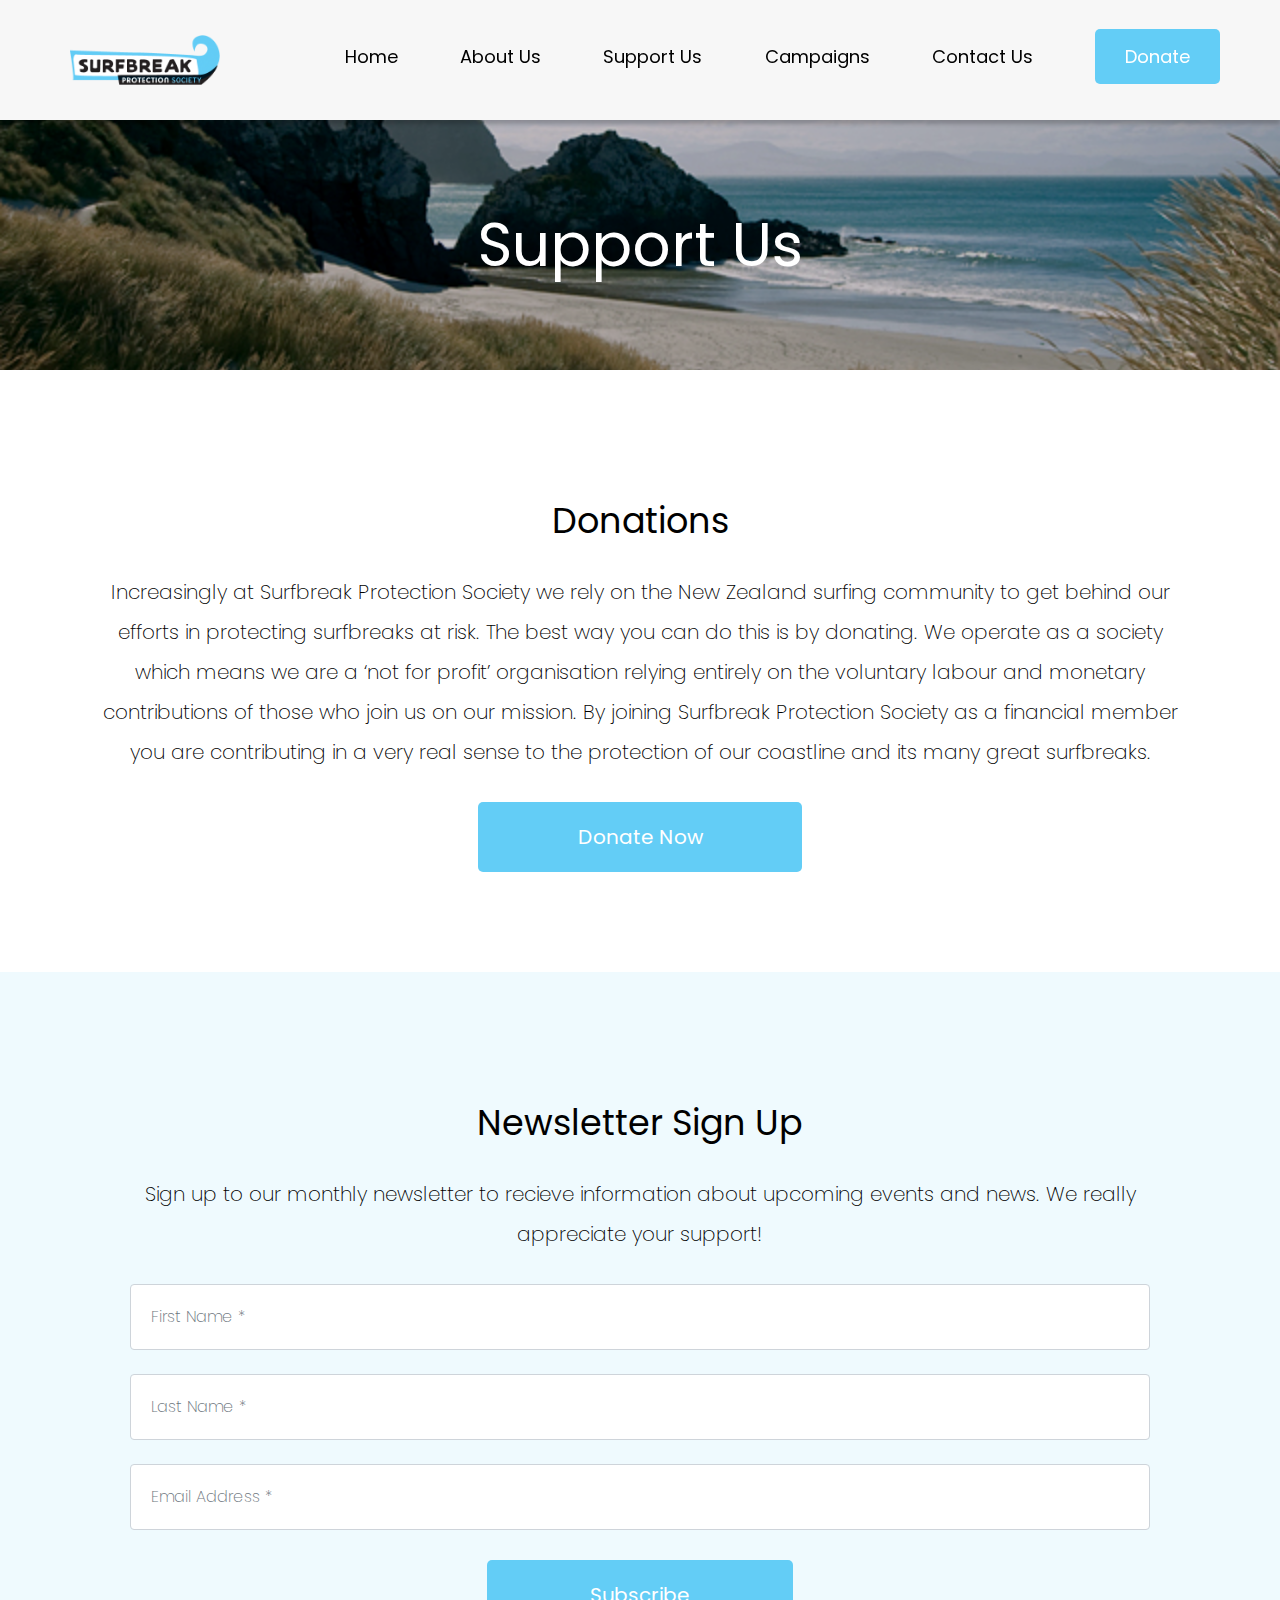
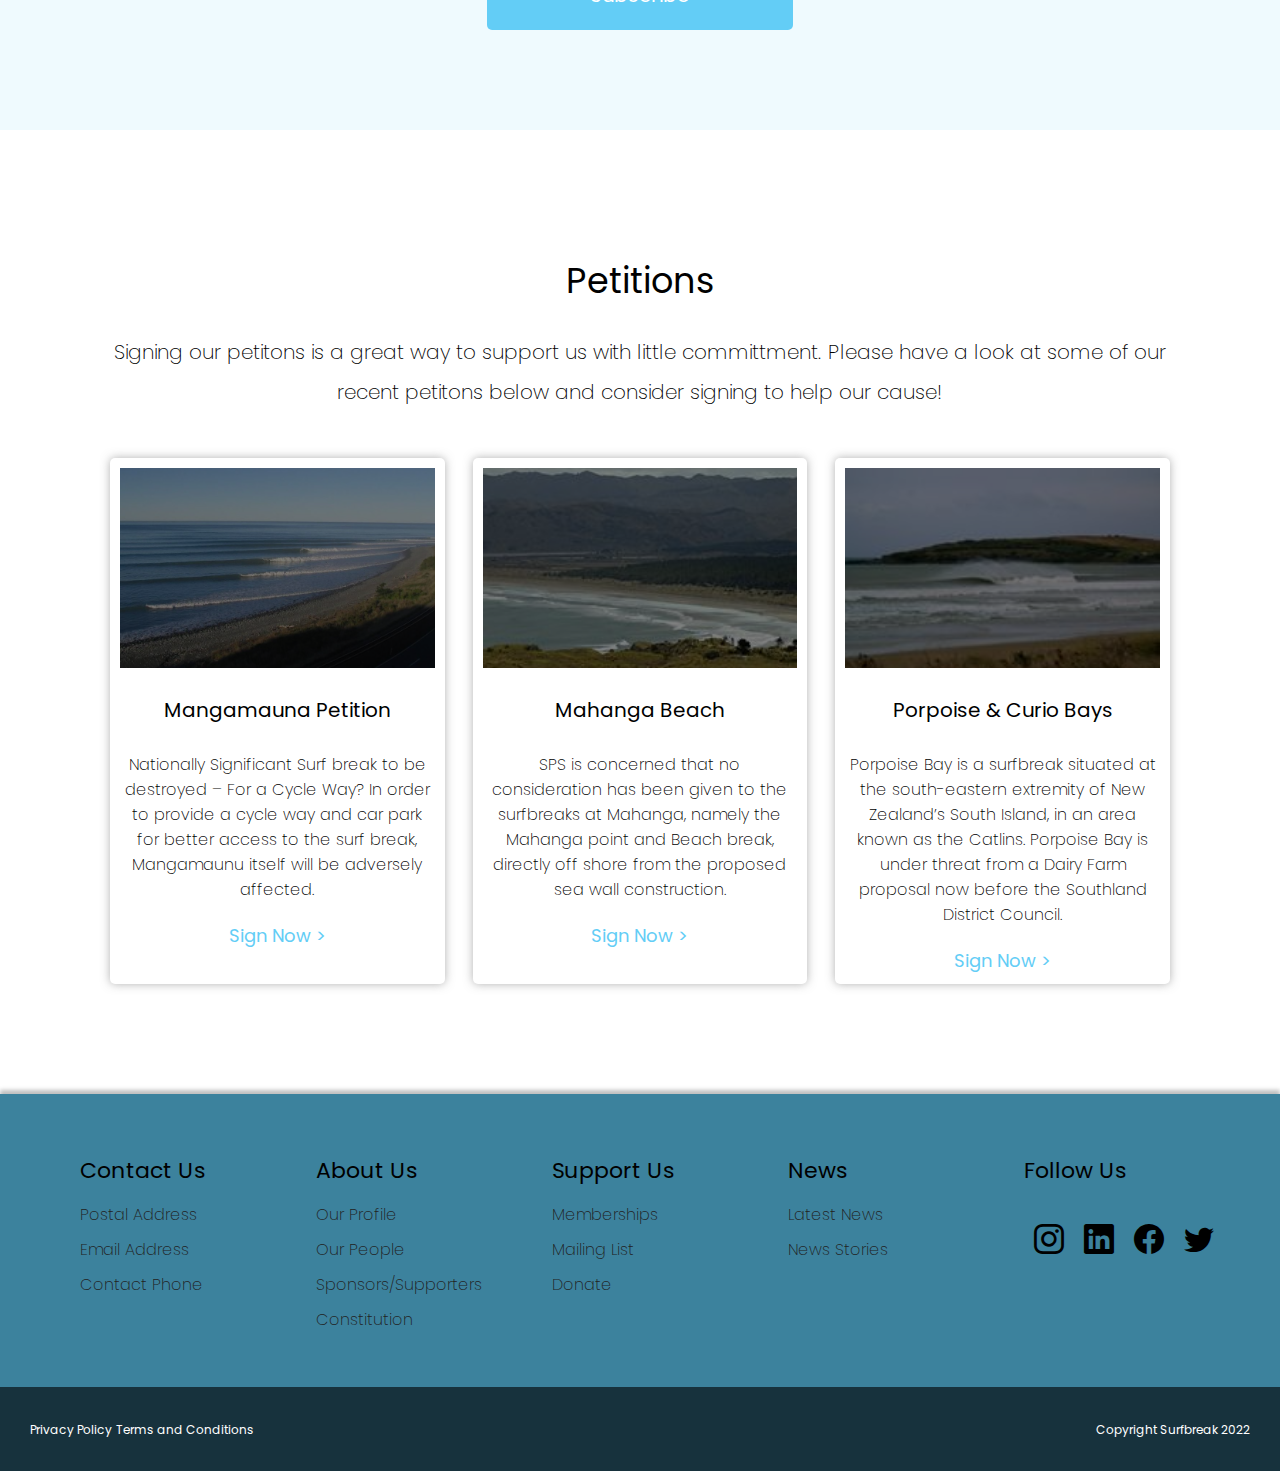
<file: support.html>
<!DOCTYPE html>
<html lang="en" dir="ltr">

<head>
  <meta charset="UTF-8">
  <meta name="viewport" content="width=device-width, initial-scale=1.0">
  <meta http-equiv="X-UA-Compatible" content="ie=edge">
  <link href="https://cdn.jsdelivr.net/npm/bootstrap@5.1.3/dist/css/bootstrap.min.css" rel="stylesheet" integrity="sha384-1BmE4kWBq78iYhFldvKuhfTAU6auU8tT94WrHftjDbrCEXSU1oBoqyl2QvZ6jIW3" crossorigin="anonymous">
  <link rel="stylesheet" href="https://cdn.jsdelivr.net/npm/bootstrap-icons@1.8.1/font/bootstrap-icons.css">
  <link rel="stylesheet" href="https://maxcdn.bootstrapcdn.com/bootstrap/4.0.0/css/bootstrap.min.css" integrity="sha384-Gn5384xqQ1aoWXA+058RXPxPg6fy4IWvTNh0E263XmFcJlSAwiGgFAW/dAiS6JXm" crossorigin="anonymous">
  <script src="https://code.jquery.com/jquery-3.2.1.slim.min.js" integrity="sha384-KJ3o2DKtIkvYIK3UENzmM7KCkRr/rE9/Qpg6aAZGJwFDMVNA/GpGFF93hXpG5KkN" crossorigin="anonymous"></script>
  <script src="https://cdnjs.cloudflare.com/ajax/libs/popper.js/1.12.9/umd/popper.min.js" integrity="sha384-ApNbgh9B+Y1QKtv3Rn7W3mgPxhU9K/ScQsAP7hUibX39j7fakFPskvXusvfa0b4Q" crossorigin="anonymous"></script>
  <script src="https://maxcdn.bootstrapcdn.com/bootstrap/4.0.0/js/bootstrap.min.js" integrity="sha384-JZR6Spejh4U02d8jOt6vLEHfe/JQGiRRSQQxSfFWpi1MquVdAyjUar5+76PVCmYl" crossorigin="anonymous"></script>
  <link rel="preconnect" href="https://fonts.googleapis.com">
  <link rel="preconnect" href="https://fonts.gstatic.com" crossorigin>
  <link href="https://fonts.googleapis.com/css2?family=Poppins:wght@200;400;500&display=swap" rel="stylesheet">
  <link rel="stylesheet" href="css/main.css">
  <title>Support Us</title>
</head>
<body>
  <!-- navigation bar -->
  <nav>
    <div id="logo">
      <a href="index.html"><img src="img/surfbreak-logo.png" alt="surfbreak logo" width="150"></a>
    </div>
    <div id="hamburger-icon">
      <i class="bi bi-list"></i>
    </div>
    <div id="nav-link-container">
      <ul>
        <li class="nav-links"><a href="index.html">Home</a></li>
        <li class="nav-links"><a href="about.html">About Us</a></li>
        <li class="nav-links"><a href="support.html">Support Us</a></li>
        <li class="nav-links"><a href="campaigns.html">Campaigns</a></li>
        <li class="nav-links"><a href="contact.html">Contact Us</a></li>
        <li class="donate"><a href="donate.html">Donate</a></li>
      </ul>
    </div>
  </nav>

  <!-- back to top button -->
  <button type="button" class="btn-to-top btn btn-floating" id="btn-back-to-top">
    <span>^</span>
  </button>

  <!-- hero -->
  <div class="hero">
    <div class="image">
      <img class="hero-img"src="img/aramoana-break.jpeg" alt="Aramoana Beach">
      <div class="image-overlay">
        <div class="image-title">Support Us</div>
      </div>
    </div>
  </div>

  <div class="section-container-2">
      <h2>Donations</h2>
      <p class="pg-text">Increasingly at Surfbreak Protection Society we rely on the New Zealand surfing community to get behind our efforts in protecting surfbreaks at risk. The best way you can do this is by donating. We operate as a society which means we are a ‘not for profit’ organisation relying entirely on the voluntary labour and monetary contributions of those who join us on our mission. By joining Surfbreak Protection Society as a financial member you are contributing in a very real sense to the protection of our coastline and its many great surfbreaks.</p>
      <div class="button-container">
        <a class="button" href="donate.html">Donate Now</a>
      </div>
  </div>

  <div class="section-container">
    <h2 id="mailing-list">Newsletter Sign Up</h2>
    <div class="padding-container">
      <p class="pg-text">Sign up to our monthly newsletter to recieve information about upcoming events and news. We really appreciate your support!</p>
      <form>
      <!-- Name input -->
      <div class="form-outline mb-4">
        <input type="text" id="form5Example1" class="form-control form-text" placeholder="First Name *" />
      </div>
      <div class="form-outline mb-4">
        <input type="text" id="form5Example1" class="form-control form-text" placeholder="Last Name *"/>
      </div>
      <!-- Email input -->
      <div class="form-outline mb-4">
        <input type="email" id="form5Example2" class="form-control form-text" placeholder="Email Address *"/>
      </div>
      <!-- Submit button -->
      <div class="button-container">
        <button type="submit" class="button">Subscribe</button>
      </div>
      </form>
    </div>
  </div>

  <div class="section-container-2">
    <h2>Petitions</h2>
    <p class="pg-text">Signing our petitons is a great way to support us with little committment. Please have a look at some of our recent petitons below and consider signing to help our cause!</p>
    <div class="petitions-container">
      <div class="card-container">
        <div class="image">
          <img id="card-img" src="img/mangamauna.jpeg" alt="Mangamauna Beach">
          <div class="image-overlay"></div>
        </div>
        <h3>Mangamauna Petition</h3>
        <p class="pg-sub-text">Nationally Significant Surf break to be destroyed – For a Cycle Way?   In order to provide a cycle way and car park for better access to the surf break, Mangamaunu itself will be adversely affected.</p>
        <a class="pg-link" href="#">Sign Now ></a>
      </div>
      <div class="card-container">
        <div class="image">
          <img id="card-img" src="img/mahanga-beach.jpeg" alt="Mahanga Beach">
          <div class="image-overlay"></div>
        </div>
        <h3>Mahanga Beach</h3>
        <p class="pg-sub-text">SPS is concerned that no consideration has been given to the surfbreaks at Mahanga, namely the Mahanga point and Beach break, directly off shore from the proposed sea wall construction.</p>
        <a class="pg-link" href="#">Sign Now ></a>
      </div>
      <div class="card-container">
        <div class="image">
          <img id="card-img" src="img/porpoise-bay.jpeg" alt="Porpoise Bay">
          <div class="image-overlay"></div>
        </div>
        <h3>Porpoise & Curio Bays</h3>
        <p class="pg-sub-text">Porpoise Bay is a surfbreak situated at the south-eastern extremity of New Zealand’s South Island, in an area known as the Catlins. Porpoise Bay is under threat from a Dairy Farm proposal now before the Southland District Council.</p>
        <a class="pg-link" href="#">Sign Now ></a>
      </div>
    </div>
  </div>

  <!-- footer -->
  <footer>
    <div class="footer-container">
        <div class="link-container">
          <a href="contact.html" class="footer-links-main">Contact Us</a>
          <a href="contact.html#more-details" class="footer-links">Postal Address</a>
          <a href="contact.html#more-details" class="footer-links">Email Address</a>
          <a href="contact.html#more-details" class="footer-links">Contact Phone</a>
        </div>
        <div class="link-container">
          <a href="about.html" class="footer-links-main">About Us</a>
          <a href="about.html#our-profile" class="footer-links">Our Profile</a>
          <a href="about.html#our-people" class="footer-links">Our People</a>
          <a href="about.html#sponsors" class="footer-links">Sponsors/Supporters</a>
          <a href="#" class="footer-links">Constitution</a>
        </div>
        <div class="link-container">
          <a href="support.html" class="footer-links-main">Support Us</a>
          <a href="#!" class="footer-links">Memberships</a>
          <a href="support.html#mailing-list" class="footer-links">Mailing List</a>
          <a href="donate.html" class="footer-links">Donate</a>
        </div>
        <div class="link-container">
          <a href="#!" class="footer-links-main">News</a>
          <a href="#!" class="footer-links">Latest News</a>
          <a href="#!" class="footer-links">News Stories</a>
        </div>
        <div class="link-container" id="socials">
          <a href="#!" class="footer-links-main">Follow Us</a>
          <div class="link-container-socials">
            <a href="#!"><i class="bi bi-instagram social-links"></i></a>
            <a href="https://www.linkedin.com/in/michael-gunson-30b08527/#experience"><i class="bi bi-linkedin social-links"></i></a>
            <a href="https://www.facebook.com/Surfbreak-Protection-Society-158580380850950/"><i class="bi bi-facebook social-links"></i></a>
            <a href="#!"><i class="bi bi-twitter social-links"></i></a>
          </div>
        </div>
    </div>
    <div class="copyright-container">
      <div>
        <a class="footer-links-final" href="#">Privacy Policy</a>
        <a class="footer-links-final" href="#">Terms and Conditions</a>
      </div>
      <div>
        <a class="footer-links-final" href="#">Copyright Surfbreak 2022</a>
      </div>
    </div>
  </footer>

  <script src="https://code.jquery.com/jquery-3.6.0.min.js"
  integrity="sha256-/xUj+3OJU5yExlq6GSYGSHk7tPXikynS7ogEvDej/m4="
  crossorigin="anonymous"></script>
  <script src="https://cdn.jsdelivr.net/npm/bootstrap@5.1.3/dist/js/bootstrap.bundle.min.js" integrity="sha384-ka7Sk0Gln4gmtz2MlQnikT1wXgYsOg+OMhuP+IlRH9sENBO0LRn5q+8nbTov4+1p" crossorigin="anonymous"></script>
  <script src="js/script.js"></script>
</body>
</html>
</file>
<file: css/main.css>
nav {
  position: sticky;
  top: 0;
  width: 100%;
  z-index: 5;
  display: flex;
  flex-wrap: wrap;
  justify-content: space-between;
  box-shadow: 0px 4px 4px 0px #00000033;
  background-color: #f7f7f7;
  font-size: 26px;
  padding: 15px;
}

nav #logo {
  width: 79%;
  margin: 5px;
}

nav #hamburger-icon {
  width: 10%;
  text-align: right;
  margin: 10px;
}

nav #hamburger-icon:hover {
  cursor: pointer;
}

nav #nav-link-container {
  display: none;
  width: 100%;
  text-align: center;
  margin-top: 20px;
}

nav #nav-link-container.open {
  display: block;
}

nav ul {
  padding: 0;
}

nav ul li {
  list-style-type: none;
  margin-bottom: 10px;
}

nav .donate a {
  font-family: "Poppins", sans-serif;
  background-color: #63CDF6;
  color: white;
  padding: 15px 100px;
  border-radius: 5px;
}

nav .nav-links a:hover {
  color: #63CDF6;
  transition: 0.2s ease;
  text-decoration: none;
}

nav .donate a:hover {
  border: 1px solid black;
  box-shadow: 0px 0px 10px 0px rgba(100, 100, 100, 0.75);
  transition: all 0.2s ease;
  text-decoration: none;
}

nav li a {
  font-family: "Poppins", sans-serif;
  font-size: 18px;
  font-weight: 400;
  color: black;
  text-decoration: none;
}

@media only screen and (min-width: 1200px) {
  nav {
    padding: 15px 50px;
  }
  nav #nav-link-container {
    display: block;
    width: 85%;
    margin-top: 20px;
    margin-right: 10px;
  }
  nav #nav-link-container ul {
    text-align: right;
  }
  nav #nav-link-container li {
    display: inline-block;
  }
  nav #nav-link-container .donate a {
    font-family: "Poppins", sans-serif;
    background-color: #63CDF6;
    color: white;
    padding: 15px 30px;
    border-radius: 5px;
  }
  nav #nav-link-container .nav-links a:hover {
    color: #63CDF6;
    transition: 0.2s ease;
  }
  nav #nav-link-container .donate a:hover {
    border: 1px solid black;
    box-shadow: 0px 0px 10px 0px rgba(100, 100, 100, 0.75);
    transition: all 0.2s ease;
  }
  nav #nav-link-container li a {
    font-family: "Poppins", sans-serif;
    font-size: 18px;
    font-weight: 400;
    color: black;
    text-decoration: none;
    margin-left: 55px;
  }
  nav #logo {
    width: 10%;
    margin: 20px;
  }
  nav #hamburger-icon {
    display: none;
  }
}

.hero {
  text-align: center;
}

.hero .text-content {
  padding: 30px;
}

.hero .pg-header {
  font-family: "Poppins", sans-serif;
  color: black;
  text-align: center;
  font-size: 22px;
  font-weight: 400;
  margin: 30px 0px;
}

.hero .pg-text {
  font-family: "Poppins", sans-serif;
  color: black;
  text-align: center;
  font-size: 16px;
  font-weight: 200;
  line-height: 30px;
}

.hero .img-text {
  font-family: "Poppins", sans-serif;
  color: black;
  text-align: center;
  font-size: 16px;
  font-weight: 200;
  line-height: 30px;
  color: white;
  margin: 40px;
}

.hero .button-container {
  margin-top: 30px;
}

.hero .button {
  display: block;
  margin: auto;
  width: 80%;
  font-family: "Poppins", sans-serif;
  background-color: #63CDF6;
  color: white;
  padding: 20px 30px;
  font-size: 16px;
  border-radius: 5px;
}

.hero a.button:hover {
  border: 1px solid black;
  text-decoration: none !important;
  color: white;
  box-shadow: 0px 0px 10px 0px rgba(100, 100, 100, 0.75);
  transition: all 0.2s ease;
}

.hero .hero-img {
  width: 100%;
  height: 100px;
  object-fit: cover;
}

.hero .bg-img {
  width: 100%;
  height: 340px;
  object-fit: cover;
}

.hero .image {
  position: relative;
}

.hero .image-overlay {
  position: absolute;
  top: 0;
  left: 0;
  width: 100%;
  height: 100%;
  background: rgba(0, 0, 0, 0.25);
}

.hero .image-title {
  font-family: "Poppins", sans-serif;
  color: black;
  text-align: center;
  color: white;
  font-size: 22px;
  font-weight: 400;
  margin-top: 35px;
}

@media only screen and (min-width: 600px) {
  .hero .bg-img {
    height: 300px;
  }
}

@media only screen and (min-width: 768px) {
  .carousel-item {
    max-height: 330px;
    object-fit: cover;
  }
  .hero .hero-img {
    height: 150px;
  }
  .hero .image-title {
    margin-top: 50px;
    font-size: 35px;
    font-weight: 400;
  }
  .hero a.button {
    width: 30%;
  }
  .hero .bg-img {
    height: 250px;
  }
}

@media only screen and (min-width: 1200px) {
  .carousel-item {
    max-height: 644px;
    object-fit: cover;
  }
  .hero .hero-img {
    height: 250px;
  }
  .hero .image-title {
    margin-top: 80px;
    font-size: 60px;
    font-weight: 400;
  }
  .hero .img-text {
    font-size: 20px;
    padding: 20px;
  }
  .hero a.button {
    font-size: 20px;
  }
  .hero .bg-img {
    height: 320px;
  }
}

.footer-container {
  display: flex;
  flex-wrap: wrap;
  padding: 30px;
  background-color: #3C829D;
  box-shadow: 0px -4px 4px 0px #00000040;
}

.footer-container .footer-links, .footer-container .footer-links-main {
  text-decoration: none;
  color: black;
  display: block;
  font-family: "Poppins", sans-serif;
}

.footer-container .footer-links {
  color: #212121;
  font-size: 16px;
  font-weight: 200;
  line-height: 35px;
}

.footer-container .footer-links:hover {
  color: black;
  transition: 0.2s ease;
}

.footer-container .footer-links-main {
  font-size: 22px;
  font-weight: 400;
  margin: 10px 0px;
}

.footer-container .footer-links-main:hover {
  color: #63CDF6;
  transition: 0.2s ease;
}

.footer-container .social-links {
  text-decoration: none;
  color: black;
  font-size: 30px;
  margin: 0px 10px;
}

.footer-container .social-links:hover {
  color: #63CDF6;
  transition: 0.2s ease;
}

.footer-container .link-container-socials {
  display: flex;
  justify-content: center;
}

.footer-container .link-container {
  width: 100%;
  margin-bottom: 30px;
}

.copyright-container {
  background-color: #17323D;
  padding: 30px;
  text-align: center;
}

.copyright-container .footer-links-final {
  text-decoration: none;
  color: white;
  font-family: "Poppins", sans-serif;
  font-size: 10px;
  width: 50%;
}

@media only screen and (min-width: 768px) {
  .footer-container {
    flex-wrap: wrap;
    justify-content: space-between;
  }
  .footer-container #socials {
    width: 100%;
    text-align: center;
  }
  .footer-container #socials .social-links {
    margin: 0px 30px;
    font-size: 40px;
  }
  .footer-container .link-container {
    width: 18%;
    margin-left: 20px;
  }
  .copyright-container {
    display: flex;
    flex-wrap: wrap;
    justify-content: space-between;
  }
  .copyright-container .footer-links-final {
    width: auto;
  }
}

@media only screen and (min-width: 1200px) {
  .footer-container {
    flex-wrap: wrap;
    padding: 50px;
    justify-content: space-between;
  }
  .footer-container #socials {
    width: 20%;
    text-align: left;
  }
  .footer-container #socials .social-links {
    margin: 0px 10px;
    font-size: 30px;
  }
  .footer-container .link-container {
    width: 20%;
    padding: 0px 30px;
    margin: 0;
  }
  .footer-container .link-container .link-container-socials {
    margin-top: 30px;
    justify-content: space-between;
  }
  .copyright-container a.footer-links-final {
    font-size: 12px;
  }
}

* {
  padding: 0;
  margin: 0;
  box-sizing: border-box;
}

h1, h2 {
  font-family: "Poppins", sans-serif;
  color: black;
  text-align: center;
  font-size: 22px;
  font-weight: 400;
  margin: 30px 0px;
}

h3 {
  font-family: "Poppins", sans-serif;
  color: black;
  text-align: center;
  font-size: 18px;
  font-weight: 400;
  margin-top: 10px;
}

.btn-to-top {
  background-color: #63CDF6;
  color: white;
  border-radius: 5px;
}

.btn-to-top:hover {
  border: 1px solid black;
  color: white;
  box-shadow: 0px 0px 10px 0px rgba(100, 100, 100, 0.75);
}

#btn-back-to-top {
  position: fixed;
  bottom: 20px;
  right: 20px;
  display: none;
  z-index: 5;
}

.sponsors-img-container {
  display: none;
}

.sponsors-img-container #sponsors {
  width: 100%;
}

.section-container {
  padding: 30px;
  text-align: center;
  background-color: #EFFAFE;
}

.section-container .card-container {
  margin: 30px 0px;
  background-color: white;
  box-shadow: 0px 0px 10px 0px rgba(100, 100, 100, 0.5);
  padding: 10px;
  border-radius: 5px;
}

.section-container .card-container-news {
  margin: 30px 0px;
  background-color: white;
  box-shadow: 0px 0px 10px 0px rgba(100, 100, 100, 0.5);
  padding: 10px;
  border-radius: 5px;
}

.section-container .form-text {
  font-family: "Poppins", sans-serif;
  color: black;
  font-size: 16px;
  font-weight: 200;
}

.section-container .image {
  position: relative;
}

.section-container #card-img {
  display: block;
  width: 100%;
  height: 150px;
  object-fit: cover;
}

.section-container .pg-sub-text {
  font-family: "Poppins", sans-serif;
  color: black;
  text-align: center;
  font-size: 12px;
  font-weight: 200;
  line-height: 20px;
}

.section-container .pg-text {
  font-family: "Poppins", sans-serif;
  color: black;
  text-align: center;
  font-size: 16px;
  font-weight: 200;
  line-height: 30px;
}

.section-container .pg-link {
  font-family: "Poppins", sans-serif;
  color: black;
  text-align: center;
  font-size: 18px;
  color: #63CDF6;
}

.section-container .button-container {
  margin-top: 30px;
}

.section-container .button {
  display: block;
  margin: auto;
  width: 80%;
  font-family: "Poppins", sans-serif;
  background-color: #63CDF6;
  color: white;
  padding: 20px 30px;
  font-size: 16px;
  border-radius: 5px;
  border: 0px;
}

.section-container a.button:hover {
  border: 1px solid black;
  text-decoration: none !important;
  color: white;
  box-shadow: 0px 0px 10px 0px rgba(100, 100, 100, 0.75);
  transition: all 0.2s ease;
}

.section-container .social-links {
  text-decoration: none;
  color: black;
  font-size: 30px;
  margin: 0px 10px;
}

.section-container .link-container-socials {
  display: flex;
  justify-content: center;
}

.section-container .donate-text-container {
  margin: 30px 0px;
}

.section-container .donate-text-container h3, .section-container .donate-text-container p {
  text-align: left;
}

.section-container .donate-text-container p {
  margin: 0;
}

.section-container .donate-text-container h3 {
  margin-bottom: 10px;
}

.section-container-2 {
  padding: 30px;
  text-align: center;
}

.section-container-2 .card-container {
  margin: 30px 0px;
  background-color: white;
  box-shadow: 0px 0px 10px 0px rgba(100, 100, 100, 0.5);
  padding: 10px;
  border-radius: 5px;
}

.section-container-2 .image {
  position: relative;
}

.section-container-2 #card-img {
  display: block;
  width: 100%;
  height: 150px;
  object-fit: cover;
}

.section-container-2 .image-container {
  display: none;
}

.section-container-2 .pg-sub-text {
  font-family: "Poppins", sans-serif;
  color: black;
  text-align: center;
  font-size: 12px;
  font-weight: 200;
  line-height: 20px;
}

.section-container-2 .pg-text {
  font-family: "Poppins", sans-serif;
  color: black;
  text-align: center;
  font-size: 16px;
  font-weight: 200;
  line-height: 30px;
}

.section-container-2 .pg-link {
  font-family: "Poppins", sans-serif;
  color: black;
  text-align: center;
  font-size: 18px;
  color: #63CDF6;
}

.section-container-2 .mobile-text {
  display: block;
}

.section-container-2 .tablet-text {
  display: none;
}

.section-container-2 .form-label {
  font-family: "Poppins", sans-serif;
  color: black;
  text-align: center;
  font-size: 16px;
  font-weight: 200;
}

.section-container-2 .button-container {
  margin-top: 30px;
  text-align: center;
}

.section-container-2 .button {
  display: block;
  margin: auto;
  width: 80%;
  font-family: "Poppins", sans-serif;
  background-color: #63CDF6;
  color: white;
  padding: 20px 30px;
  font-size: 16px;
  border-radius: 5px;
  border: 0px;
}

.section-container-2 button.button:hover {
  border: 1px solid black;
  text-decoration: none !important;
  color: white;
  box-shadow: 0px 0px 10px 0px rgba(100, 100, 100, 0.75);
  transition: all 0.2s ease;
}

.section-container-2 a.button:hover {
  border: 1px solid black;
  text-decoration: none !important;
  color: white;
  box-shadow: 0px 0px 10px 0px rgba(100, 100, 100, 0.75);
  transition: all 0.2s ease;
}

.section-container-2 .content-container {
  display: flex;
  flex-direction: column;
}

.section-container-2 .committee-content-container {
  display: flex;
  flex-wrap: wrap;
}

.section-container-2 .committee-content-container .pg-sub-text {
  font-family: "Poppins", sans-serif;
  color: black;
  text-align: center;
  font-size: 12px;
  font-weight: 200;
  line-height: 20px;
  padding: 5px;
}

.section-container-2 .committee-content-container .committee-img {
  width: 100%;
  height: 150px;
  object-fit: cover;
}

.section-container-2 .committee-content-container .committee-card {
  width: 100%;
  padding: 5px;
  margin-bottom: 10px;
}

.section-container-2 #section-img {
  width: 85%;
  margin: auto;
}

.section-container-2 #section-img-2 {
  width: 100%;
  margin: auto;
  margin-top: 30px;
}

.section-container-2 .text-container {
  height: 500px;
  overflow: scroll;
}

.section-container-2 .form-text {
  font-family: "Poppins", sans-serif;
  color: black;
  font-size: 16px;
  font-weight: 200;
}

.section-container-2 .checkbox-section {
  display: flex;
  flex-wrap: wrap;
  margin-bottom: 20px;
}

.section-container-2 .checkbox-section #check-box {
  transform: scale(1.5);
  margin-top: 2px;
}

.section-container-2 .checkbox-section #sign-up {
  width: 88%;
  text-align: left;
  padding-left: 10px;
  font-family: "Poppins", sans-serif;
  color: black;
  font-size: 12px;
  font-weight: 200;
}

.section-container-3 {
  padding: 30px;
}

.section-container-3 .more-details-section {
  display: flex;
  flex-wrap: wrap;
}

.section-container-3 .details-img {
  margin: auto;
}

.section-container-3 .details p, .section-container-3 h3 {
  text-align: left;
}

.section-container-3 .details {
  margin-bottom: 30px;
}

.section-container-3 .pg-sub-text {
  font-family: "Poppins", sans-serif;
  color: black;
  text-align: center;
  font-size: 12px;
  font-weight: 200;
  margin-bottom: 8px;
}

.section-container-3 #section-img-2 {
  width: 100%;
  margin: auto;
}

.donate-form-container {
  padding: 15px;
  margin: 30px;
  background-color: #EFFAFE;
  box-shadow: 0px 0px 10px 0px rgba(100, 100, 100, 0.75);
}

.donate-form-container h3 {
  text-align: left;
  margin: 30px 0px;
}

.donate-form-container .button {
  display: block;
  margin: auto;
  width: 45%;
  font-family: "Poppins", sans-serif;
  background-color: white;
  color: black;
  padding: 5px 10px;
  font-size: 16px;
  border: 1px solid black;
  border-radius: 5px;
  text-align: center;
  margin: 5px;
}

.donate-form-container button.button:hover {
  border: 1px solid black;
  text-decoration: none !important;
  background-color: #63CDF6;
  color: white;
  box-shadow: 0px 0px 10px 0px rgba(100, 100, 100, 0.75);
  transition: all 0.2s ease;
}

.donate-form-container .button-primary {
  display: block;
  margin: auto;
  width: 80%;
  font-family: "Poppins", sans-serif;
  background-color: #63CDF6;
  color: white;
  padding: 20px 30px;
  font-size: 16px;
  border-radius: 5px;
  border: 0;
}

.donate-form-container button.button-primary:hover {
  border: 1px solid black;
  text-decoration: none !important;
  background-color: #63CDF6;
  color: white;
  box-shadow: 0px 0px 10px 0px rgba(100, 100, 100, 0.75);
  transition: all 0.2s ease;
}

.donate-form-container .form-text {
  font-family: "Poppins", sans-serif;
  color: black;
  font-size: 16px;
  font-weight: 200;
}

.donate-form-container .donation-btn-container {
  display: flex;
  flex-wrap: wrap;
  justify-content: space-between;
}

.donate-form-container .checkbox-section {
  display: flex;
  flex-wrap: wrap;
  margin-bottom: 20px;
}

.donate-form-container .checkbox-section #check-box {
  transform: scale(1.5);
  margin-top: 2px;
}

.donate-form-container .checkbox-section #sign-up {
  width: 88%;
  text-align: left;
  padding-left: 10px;
  font-family: "Poppins", sans-serif;
  color: black;
  font-size: 12px;
  font-weight: 200;
}

.gallery-section-container {
  padding: 30px;
}

.gallery-section-container .gallery-container {
  display: flex;
  flex-wrap: wrap;
  justify-content: space-between;
}

.gallery-section-container .gallery-container .gallery-img {
  width: 50%;
  height: 120px;
  object-fit: cover;
  padding: 5px;
}

@media only screen and (min-width: 600px) {
  .gallery-section-container .gallery-container .gallery-img {
    height: 200px;
  }
  .section-container-2 .committee-content-container .committee-card {
    width: 50%;
    padding: 0px 10px;
  }
}

@media only screen and (min-width: 768px) {
  .gallery-section-container .gallery-container .gallery-img {
    height: 250px;
  }
  .section-container-2 {
    padding: 30px 60px;
  }
  .section-container-2 .button {
    width: 30%;
  }
  .section-container-2 a.button {
    font-size: 20px;
  }
  .section-container-2 button.button {
    font-size: 20px;
  }
  .section-container-2 .tablet-text {
    display: block;
  }
  .section-container-2 .mobile-text {
    display: none;
  }
  .section-container-2 .committee-content-container .committee-card {
    width: 25%;
    padding: 0px 10px;
  }
  .section-container-2 #section-img-2 {
    width: 75%;
  }
  .section-container-2 .checkbox-section #sign-up {
    padding-left: 20px;
    font-size: 16px;
  }
  .section-container-2 .checkbox-section #checkbox {
    margin-top: 5px;
  }
  .section-container-2 .top-text {
    padding: 30px 0px 20px 0px;
  }
  .section-container .button {
    width: 30%;
  }
  .section-container a.button {
    font-size: 20px;
  }
  .recent-campaigns-container {
    display: flex;
    flex-wrap: wrap;
    justify-content: space-between;
  }
  .recent-campaigns-container .card-container {
    width: 47%;
    margin: 30px 10px 10px 10px;
  }
  .recent-campaigns-container .card-container .image #card-img {
    height: 200px;
  }
  .recent-campaigns-container .button-container {
    margin: 0;
  }
  .recent-campaigns-container .btn-campaigns {
    width: 100%;
    margin-top: 320px;
    padding: 20px 60px;
  }
  .recent-campaigns-container-2 {
    display: flex;
    flex-wrap: wrap;
    justify-content: space-between;
  }
  .recent-campaigns-container-2 .card-container {
    width: 47%;
    margin: 30px 8px 10px 10px;
  }
  .recent-campaigns-container-2 .card-container .image #card-img {
    height: 200px;
  }
  .petitions-container {
    display: flex;
    flex-wrap: wrap;
    justify-content: space-between;
  }
  .petitions-container .card-container {
    width: 46%;
    margin: 30px 10px 10px 10px;
  }
  .petitions-container .card-container .image #card-img {
    height: 200px;
  }
  .section-container .card-container-news {
    display: flex;
    flex-wrap: wrap;
  }
  .section-container .card-container-news .image {
    width: 30%;
  }
  .section-container .card-container-news .image #card-img {
    height: 200px;
  }
  .section-container .card-container-news .news-text-content {
    padding-left: 20px;
    text-align: left;
    width: 70%;
  }
  .section-container .card-container-news .news-text-content h3, .section-container .card-container-news p {
    text-align: left;
  }
  .padding-container {
    padding: 0px 30px;
  }
  .padding-container button.button {
    font-size: 20px;
  }
  .carousel-sponsors {
    display: none;
  }
  .sponsors-img-container {
    display: block;
  }
  .sponsors-img-container #sponsors {
    width: 100%;
  }
  .section-container-3 {
    padding: 30px 60px;
  }
  .section-container-3 .more-details-section {
    justify-content: center;
  }
  .section-container-3 .more-details-section .details-container {
    width: 40%;
    padding-left: 30px;
    order: 2;
  }
  .section-container-3 .more-details-section .details-img {
    width: 60%;
    max-width: 500px;
    margin: 0;
    margin-top: auto;
    margin-bottom: auto;
  }
  .donate-form-container {
    margin: 30px 60px 60px 60px;
    padding: 30px;
  }
}

@media only screen and (min-width: 1200px) {
  h1, h2 {
    font-size: 35px;
  }
  h3 {
    font-size: 20px;
    margin: 30px 0px;
  }
  #btn-back-to-top {
    bottom: 40px;
    right: 40px;
  }
  .gallery-section-container .gallery-container .gallery-img {
    padding: 10px;
    width: 25%;
    height: 300px;
  }
  .section-container, .section-container-2 {
    padding: 100px;
  }
  .section-container .image-overlay, .section-container-2 .image-overlay {
    position: absolute;
    top: 0;
    left: 0;
    width: 100%;
    height: 100%;
    background: rgba(0, 0, 0, 0.5);
  }
  .section-container .image-overlay:hover, .section-container-2 .image-overlay:hover {
    opacity: 0;
    transition: all 0.2s ease;
  }
  .section-container form, .section-container-2 form {
    margin-top: 30px;
  }
  .section-container form .form-control, .section-container-2 form .form-control {
    padding: 20px;
  }
  .section-container .form-section, .section-container-2 .form-section {
    display: flex;
    flex-wrap: wrap;
  }
  .section-container .form-section .form-container, .section-container-2 .form-section .form-container {
    width: 50%;
    padding: 20px;
  }
  .section-container .form-section .image-container, .section-container-2 .form-section .image-container {
    display: block;
    width: 50%;
    padding: 20px;
  }
  .section-container .form-section .image-container img, .section-container-2 .form-section .image-container img {
    width: 100%;
  }
  .section-container .pg-text, .section-container-2 .pg-text {
    font-size: 20px;
    line-height: 40px;
  }
  .section-container .pg-sub-text, .section-container-2 .pg-sub-text {
    font-size: 16px;
    line-height: 25px;
    margin: 20px 0px;
  }
  .section-container .card-container-news .image #card-img {
    height: 315px;
  }
  .section-container .card-container-news .news-text-content {
    padding: 20px 30px;
    text-align: left;
    width: 70%;
  }
  .section-container .card-container-news .news-text-content h3, .section-container .card-container-news p {
    text-align: left;
  }
  .recent-campaigns-container {
    display: flex;
    flex-wrap: wrap;
    justify-content: center;
  }
  .recent-campaigns-container .card-container {
    width: 31%;
    margin: 30px 10px 10px 10px;
  }
  .recent-campaigns-container .btn-campaigns {
    width: 100%;
    margin-top: 30px;
    padding: 20px 60px;
  }
  .petitions-container {
    display: flex;
    flex-wrap: wrap;
    justify-content: space-between;
  }
  .petitions-container .card-container {
    width: 31%;
    margin: 30px 10px 10px 10px;
  }
  .petitions-container .card-container .image #card-img {
    height: 200px;
  }
  .section-container-2 .content-container {
    flex-direction: row;
  }
  .section-container-2 .content-container #section-img {
    width: 100%;
  }
  .section-container-2 .content-container .text-content {
    width: 65%;
  }
  .section-container-2 .content-container .text-content .pg-text {
    text-align: left;
    padding-right: 50px;
  }
  .section-container-2 .content-container .content {
    width: 35%;
  }
  .section-container .content-container .video-container {
    width: 70%;
    margin: auto;
    margin-top: 50px;
  }
  .section-container .link-container-socials a i {
    margin: 0px 50px;
    font-size: 45px;
  }
  .section-container .link-container-socials i:hover {
    color: #63CDF6;
    transition: 0.2s ease;
  }
  .section-container .donate-text-container {
    display: flex;
    flex-wrap: wrap;
    width: 80%;
    margin: auto;
  }
  .section-container .donate-text-container .donate-text {
    width: 50%;
    padding: 0px 20px;
  }
  .section-container-2 .committee-content-container .committee-card {
    padding: 20px 10px;
  }
  .section-container-2 .committee-content-container .committee-card .committee-img {
    height: 200px;
  }
  .section-container-2 .committee-content-container .committee-card .pg-sub-text {
    font-size: 16px;
    text-align: left;
  }
  .section-container-2 .contact-form-section {
    display: flex;
    flex-wrap: wrap;
  }
  .section-container-2 .contact-form-section .contact-form {
    width: 60%;
    padding-right: 60px;
  }
  .section-container-2 .contact-form-section .contact-img {
    width: 40%;
  }
  .section-container-2 .contact-form-section .contact-img #section-img-2 {
    width: 100%;
  }
  .section-container-2 .form-button {
    margin: 0;
  }
  .section-container-3 .more-details-section {
    padding: 20px 0px 50px 0px;
  }
  .section-container-3 .more-details-section .details-container {
    width: 30%;
    padding-left: 30px;
    order: 2;
  }
  .section-container-3 .more-details-section .details-img {
    width: 70%;
    max-width: 650px;
    margin: 0;
    margin-top: auto;
    margin-bottom: auto;
  }
  .section-container-3 .pg-sub-text {
    font-size: 16px;
    line-height: 25px;
  }
  .donate-form-container {
    margin: auto;
    margin-bottom: 100px;
    max-width: 1000px;
  }
  .donate-form-container .checkbox-section #sign-up {
    font-size: 16px;
    padding-left: 20px;
  }
  .donate-form-container .checkbox-section #check-box {
    margin-top: 5px;
  }
  .donate-form-container .form-container-half {
    display: flex;
    flex-wrap: wrap;
    justify-content: space-between;
  }
  .donate-form-container .form-container-half .form-outline {
    width: 48%;
  }
  .donate-form-container .form-control {
    padding: 20px;
  }
  .donate-form-container h3 {
    font-size: 25px;
  }
  .donate-form-container .button {
    width: 47%;
    font-size: 20px;
    padding: 20px;
    margin: 10px;
  }
  .donate-form-container .button-primary {
    font-size: 20px;
    width: 90%;
    margin-top: 35px;
    margin-bottom: 20px;
    text-transform: uppercase;
  }
  .donate-form-container .donation-btn-container .price-btn {
    width: 30%;
    font-size: 20px;
    padding: 20px;
    margin: 10px;
  }
}
</file>
